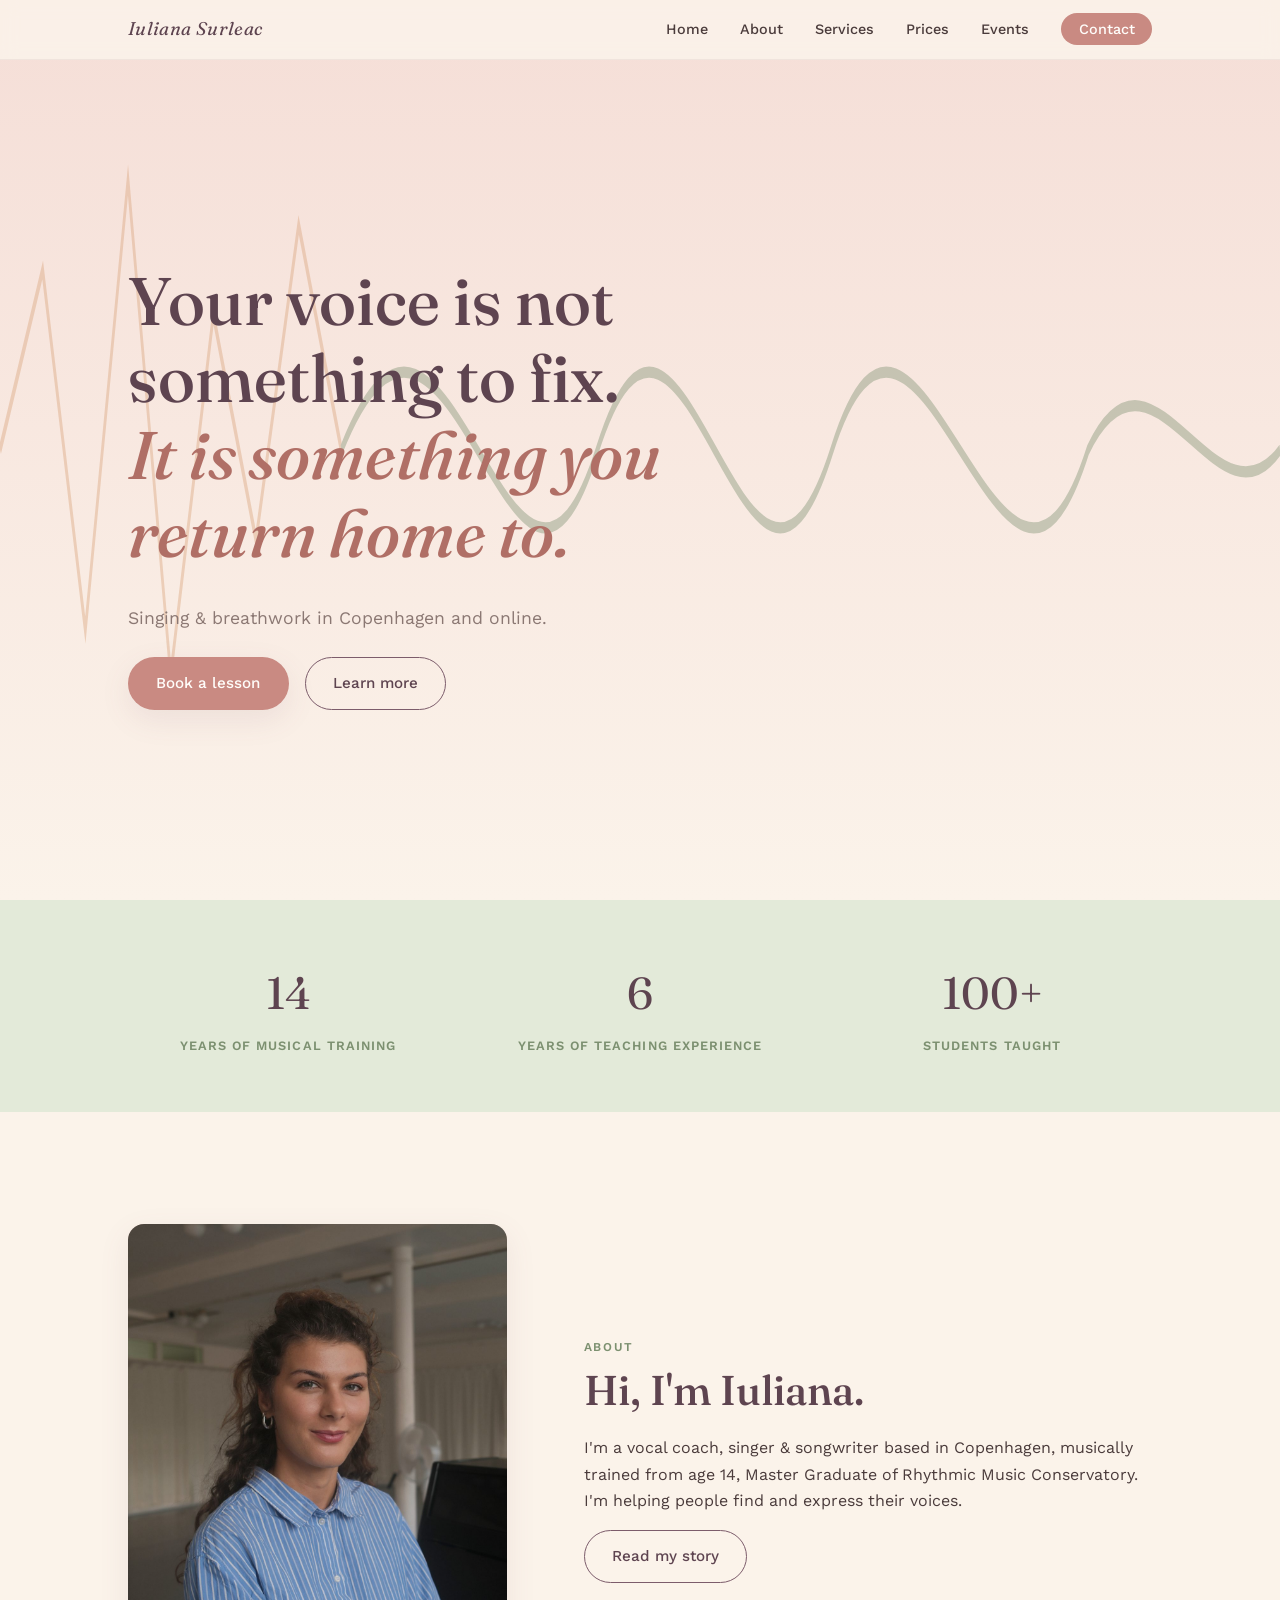
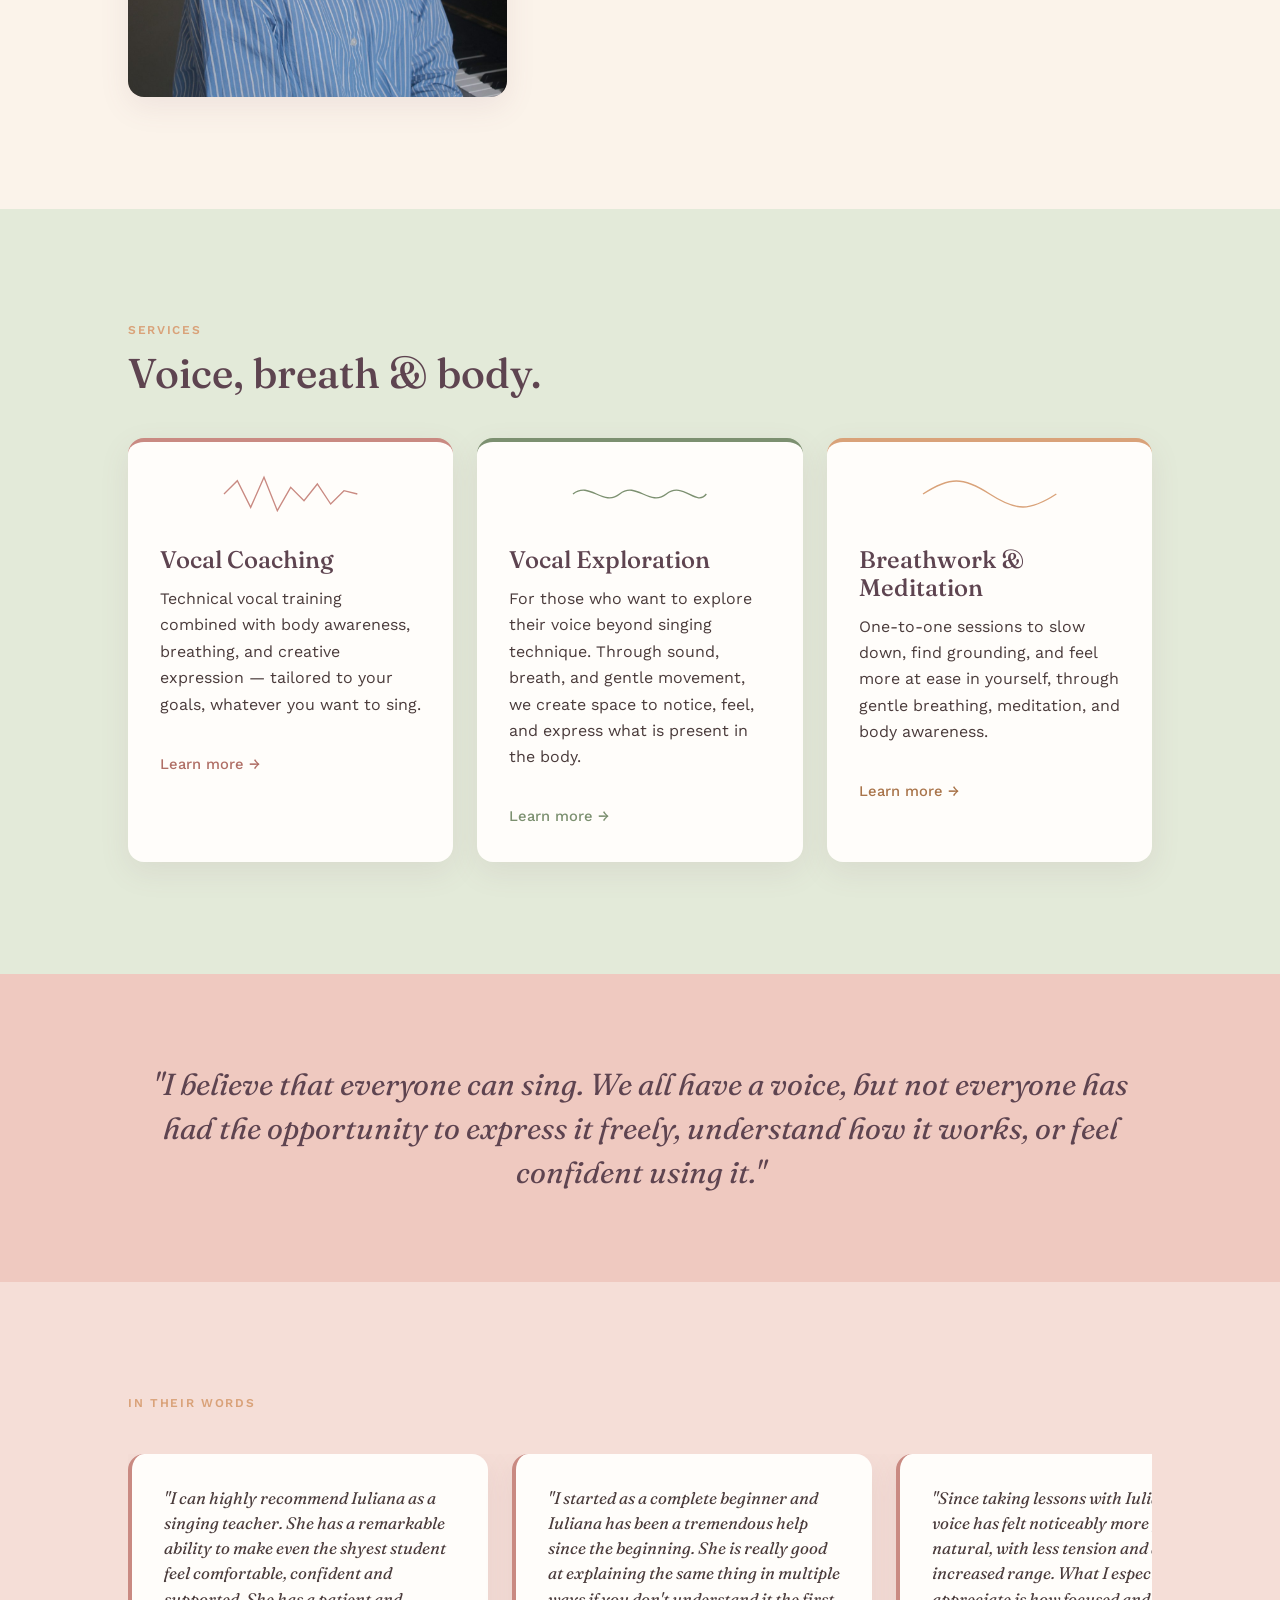
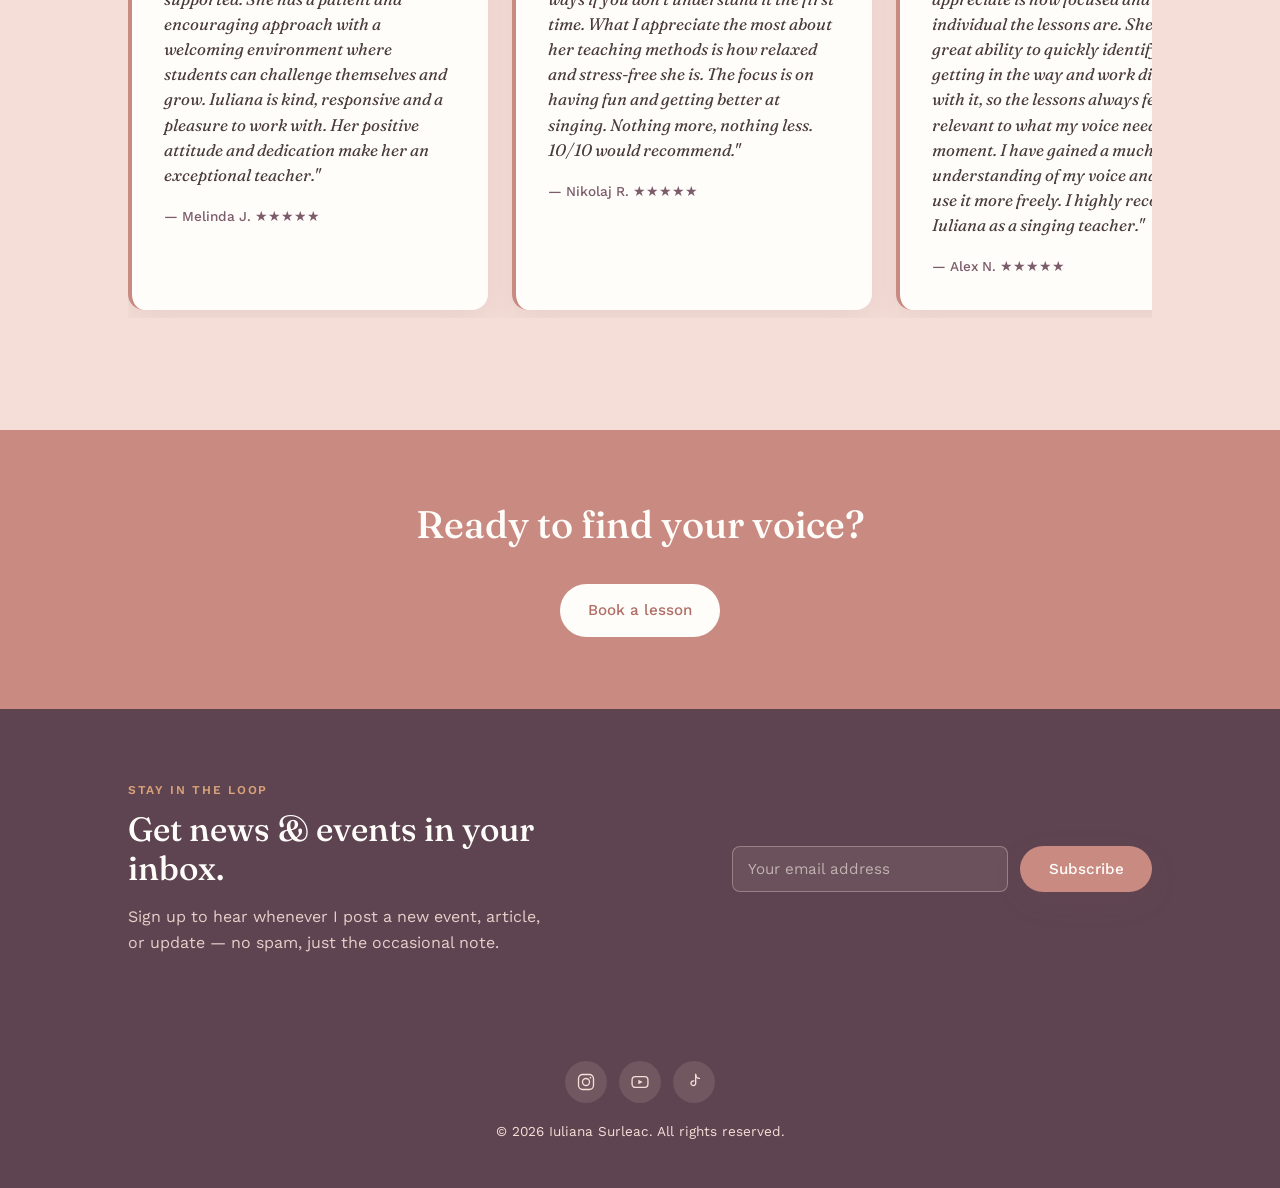
<file: index.html>
<!DOCTYPE html>
<html lang="en">
<head>
<meta charset="UTF-8">
<meta name="viewport" content="width=device-width, initial-scale=1.0">
<title>Iuliana Surleac — Vocal Coaching in Copenhagen &amp; Online</title>
<meta name="description" content="Singing lessons, vocal exploration and breathwork &amp; meditation with Iuliana Surleac in Copenhagen and online.">
<link rel="preconnect" href="https://fonts.googleapis.com">
<link rel="preconnect" href="https://fonts.gstatic.com" crossorigin>
<link href="https://fonts.googleapis.com/css2?family=Fraunces:ital,opsz,wght@0,9..144,300;0,9..144,500;0,9..144,600;1,9..144,400;1,9..144,500&family=Work+Sans:wght@300;400;500;600&display=swap" rel="stylesheet">
<link rel="stylesheet" href="style.css">
<script type="application/ld+json">
{
  "@context": "https://schema.org",
  "@type": "LocalBusiness",
  "name": "Iuliana Surleac — Vocal Coaching & Vocal Exploration",
  "alternateName": "Voice with Iuliana",
  "description": "Vocal coaching, vocal exploration and breathwork & meditation sessions in Copenhagen and online, for singers of all levels.",
  "url": "https://iulianasurleac.com/",
  "image": "https://iulianasurleac.com/iuliana-photo.jpg",
  "email": "surleac.iuliana@gmail.com",
  "priceRange": "300–500 DKK",
  "areaServed": {
    "@type": "City",
    "name": "Copenhagen"
  },
  "address": {
    "@type": "PostalAddress",
    "addressLocality": "Copenhagen",
    "addressCountry": "DK"
  },
  "founder": {
    "@type": "Person",
    "name": "Iuliana Surleac",
    "jobTitle": "Vocal Coach"
  },
  "sameAs": [
    "https://www.instagram.com/voicewithiuliana/",
    "https://www.youtube.com/@isjudyhere",
    "https://www.tiktok.com/@voicewithiuliana"
  ]
}
</script>
</head>
<body>

<a class="skip-link" href="#main">Skip to content</a>

<header class="site-header">
  <nav class="nav" aria-label="Primary">
    <a href="index.html" class="nav__mark">Iuliana Surleac</a>
    <button class="nav__toggle" aria-expanded="false" aria-controls="nav-links" id="navToggle">
      <span></span><span></span><span></span>
      <span class="sr-only">Menu</span>
    </button>
    <ul class="nav__links" id="nav-links">
      <li><a href="index.html">Home</a></li>
      <li><a href="about.html">About</a></li>
      <li><a href="lessons.html">Services</a></li>
      <li><a href="prices.html">Prices</a></li>
      <li><a href="events.html">Events</a></li>
      <li><a href="contact.html" class="nav__cta">Contact</a></li>
    </ul>
  </nav>
</header>
<main id="main">

  <!-- HERO -->
  <section class="hero" id="top">
    <div class="hero__wave" aria-hidden="true">
      <svg viewBox="0 0 1200 200" preserveAspectRatio="none">
        <path class="wave-path wave-path--jagged" d="M0,100 L40,60 L80,140 L120,40 L160,150 L200,70 L240,120 L280,50 L320,100" />
        <path class="wave-path wave-path--smooth" d="M320,100 C420,40 480,160 560,100 C640,40 700,160 780,100 C860,40 940,160 1020,100 C1080,70 1140,120 1200,100" />
      </svg>
    </div>
    <div class="hero__inner">
      <h1 class="hero__title">Your voice is not something to fix.<br><em>It is something you return home to.</em></h1>
      <p class="hero__lede">Singing &amp; breathwork in Copenhagen and online.</p>
      <div class="hero__actions">
        <a href="contact.html" class="btn btn--primary">Book a lesson</a>
        <a href="lessons.html" class="btn btn--ghost">Learn more</a>
      </div>
    </div>
  </section>

  <!-- STATS -->
  <section class="stats">
    <div class="section-inner stats__grid">
      <div class="stats__item">
        <span class="stats__number">14</span>
        <span class="stats__label">Years of musical training</span>
      </div>
      <div class="stats__item">
        <span class="stats__number">6</span>
        <span class="stats__label">Years of teaching experience</span>
      </div>
      <div class="stats__item">
        <span class="stats__number">100+</span>
        <span class="stats__label">Students taught</span>
      </div>
    </div>
  </section>

  <!-- ABOUT TEASER -->
  <section class="about">
    <div class="section-inner about__grid">
      <div class="about__portrait">
        <div class="about__portrait-frame">
          <img src="iuliana-home.jpg" alt="Iuliana Surleac" loading="lazy">
        </div>
      </div>
      <div class="about__copy">
        <p class="eyebrow">About</p>
        <h2>Hi, I'm Iuliana.</h2>
        <p>I'm a vocal coach, singer &amp; songwriter based in Copenhagen, musically trained from age 14, Master Graduate of Rhythmic Music Conservatory. I'm helping people find and express their voices.</p>
        <a href="about.html" class="btn btn--ghost">Read my story</a>
      </div>
    </div>
  </section>

  <!-- SERVICES TEASER -->
  <section class="lessons">
    <div class="section-inner">
      <p class="eyebrow eyebrow--on-dark">Services</p>
      <h2 class="lessons__title">Voice, breath &amp; body.</h2>
      <div class="lessons__grid lessons__grid--three">

        <article class="lesson-card lesson-card--coaching">
          <svg class="lesson-card__icon" viewBox="0 0 200 60" aria-hidden="true">
            <path d="M0,30 L20,10 L40,50 L60,5 L80,55 L100,20 L120,40 L140,15 L160,45 L180,25 L200,30" />
          </svg>
          <h3>Vocal Coaching</h3>
          <p>Technical vocal training combined with body awareness, breathing, and creative expression — tailored to your goals, whatever you want to sing.</p>
          <a href="lessons.html" class="lesson-card__link">Learn more →</a>
        </article>

        <article class="lesson-card lesson-card--healing">
          <svg class="lesson-card__icon" viewBox="0 0 200 60" aria-hidden="true">
            <path d="M0,30 C25,10 45,50 70,30 C95,10 115,50 140,30 C165,10 185,50 200,30" />
          </svg>
          <h3>Vocal Exploration</h3>
          <p>For those who want to explore their voice beyond singing technique. Through sound, breath, and gentle movement, we create space to notice, feel, and express what is present in the body.</p>
          <a href="lessons.html" class="lesson-card__link">Learn more →</a>
        </article>

        <article class="lesson-card lesson-card--breath">
          <svg class="lesson-card__icon" viewBox="0 0 200 60" aria-hidden="true">
            <path d="M0,30 C40,4 60,4 100,30 C140,56 160,56 200,30" />
          </svg>
          <h3>Breathwork &amp; Meditation</h3>
          <p>One-to-one sessions to slow down, find grounding, and feel more at ease in yourself, through gentle breathing, meditation, and body awareness.</p>
          <a href="lessons.html" class="lesson-card__link">Learn more →</a>
        </article>

      </div>
    </div>
  </section>

  <!-- QUOTE -->
  <section class="quote-block">
    <div class="section-inner">
      <blockquote>"I believe that everyone can sing. We all have a voice, but not everyone has had the opportunity to express it freely, understand how it works, or feel confident using it."</blockquote>
    </div>
  </section>

  <!-- TESTIMONIAL HIGHLIGHTS -->
  <section class="testimonials">
    <div class="section-inner">
      <p class="eyebrow eyebrow--on-dark">In their words</p>
      <div class="testimonials__scroll">
        <figure class="testimonial-card">
          <blockquote>"I can highly recommend Iuliana as a singing teacher. She has a remarkable ability to make even the shyest student feel comfortable, confident and supported. She has a patient and encouraging approach with a welcoming environment where students can challenge themselves and grow. Iuliana is kind, responsive and a pleasure to work with. Her positive attitude and dedication make her an exceptional teacher."</blockquote>
          <figcaption>— Melinda J. ★★★★★</figcaption>
        </figure>
        <figure class="testimonial-card">
          <blockquote>"I started as a complete beginner and Iuliana has been a tremendous help since the beginning. She is really good at explaining the same thing in multiple ways if you don't understand it the first time. What I appreciate the most about her teaching methods is how relaxed and stress-free she is. The focus is on having fun and getting better at singing. Nothing more, nothing less. 10/10 would recommend."</blockquote>
          <figcaption>— Nikolaj R. ★★★★★</figcaption>
        </figure>
        <figure class="testimonial-card">
          <blockquote>"Since taking lessons with Iuliana, my voice has felt noticeably more free and natural, with less tension and an increased range. What I especially appreciate is how focused and individual the lessons are. She has a great ability to quickly identify what is getting in the way and work directly with it, so the lessons always feel relevant to what my voice needs in that moment. I have gained a much better understanding of my voice and how to use it more freely. I highly recommend Iuliana as a singing teacher."</blockquote>
          <figcaption>— Alex N. ★★★★★</figcaption>
        </figure>
        <figure class="testimonial-card">
          <blockquote>"Incredibly talented and professional singing teacher with great knowledge of technique. With just a few lessons, she has made a big difference in my singing!"</blockquote>
          <figcaption>— Lars J. ★★★★★</figcaption>
        </figure>
      </div>
    </div>
  </section>

  <!-- FINAL CTA -->
  <section class="cta-banner">
    <div class="section-inner cta-banner__inner">
      <h2>Ready to find your voice?</h2>
      <a href="contact.html" class="btn btn--on-color">Book a lesson</a>
    </div>
  </section>

  <!-- NEWSLETTER -->
  <section class="newsletter" id="newsletter">
    <div class="section-inner newsletter__inner">
      <div class="newsletter__copy">
        <p class="eyebrow eyebrow--on-dark">Stay in the loop</p>
        <h2>Get news &amp; events in your inbox.</h2>
        <p>Sign up to hear whenever I post a new event, article, or update — no spam, just the occasional note.</p>
      </div>
      <form class="newsletter__form" method="POST" action="mailto:surleac.iuliana@gmail.com" enctype="text/plain">
        <!-- Opens the visitor's email client with their address pre-filled — no backend needed. -->
        <input type="hidden" name="Request" value="Newsletter signup">
        <label for="newsletter-email" class="sr-only">Your email</label>
        <input type="email" id="newsletter-email" name="Email" placeholder="Your email address" required>
        <button type="submit" class="btn btn--primary">Subscribe</button>
      </form>
    </div>
  </section>

</main>
<footer class="site-footer">
  <div class="social-links social-links--footer">
    <a href="https://www.instagram.com/voicewithiuliana/" class="social-links__item" target="_blank" rel="noopener noreferrer" aria-label="Instagram">
      <svg viewBox="0 0 24 24" aria-hidden="true"><rect x="3" y="3" width="18" height="18" rx="5" fill="none" stroke="currentColor" stroke-width="1.6"/><circle cx="12" cy="12" r="4.2" fill="none" stroke="currentColor" stroke-width="1.6"/><circle cx="17.3" cy="6.7" r="1.1" fill="currentColor"/></svg>
    </a>
    <a href="https://www.youtube.com/@isjudyhere" class="social-links__item" target="_blank" rel="noopener noreferrer" aria-label="YouTube">
      <svg viewBox="0 0 24 24" aria-hidden="true"><rect x="2.5" y="5.5" width="19" height="13" rx="4" fill="none" stroke="currentColor" stroke-width="1.6"/><path d="M10 9.2 L15.2 12 L10 14.8 Z" fill="currentColor"/></svg>
    </a>
    <a href="https://www.tiktok.com/@voicewithiuliana" class="social-links__item" target="_blank" rel="noopener noreferrer" aria-label="TikTok">
      <svg viewBox="0 0 24 24" aria-hidden="true"><path d="M14 3v10.5a2.8 2.8 0 1 1-2.2-2.74" fill="none" stroke="currentColor" stroke-width="1.6" stroke-linecap="round"/><path d="M14 3c0 2.6 2 4.6 4.5 4.7" fill="none" stroke="currentColor" stroke-width="1.6" stroke-linecap="round"/></svg>
    </a>
  </div>
  <p>&copy; <span id="year"></span> Iuliana Surleac. All rights reserved.</p>
</footer>

<script src="script.js"></script>
</body>
</html>
</file>
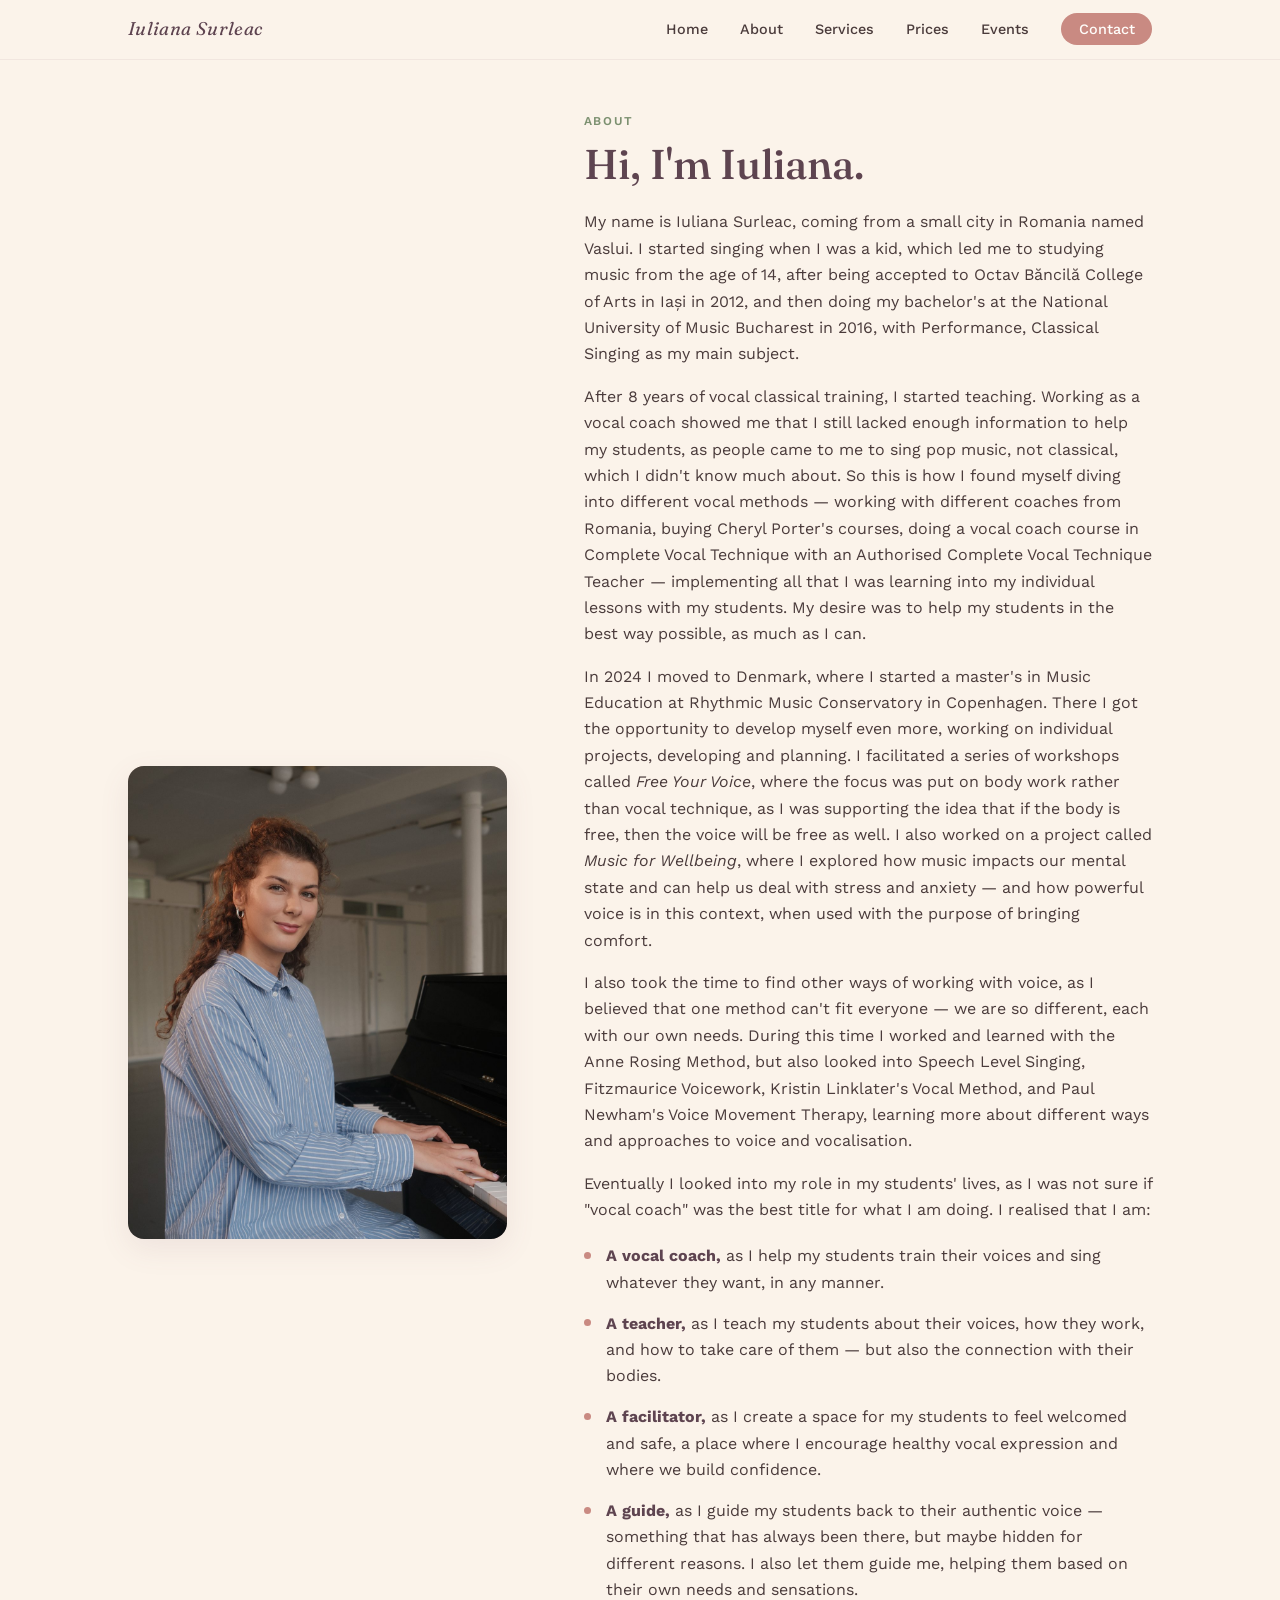
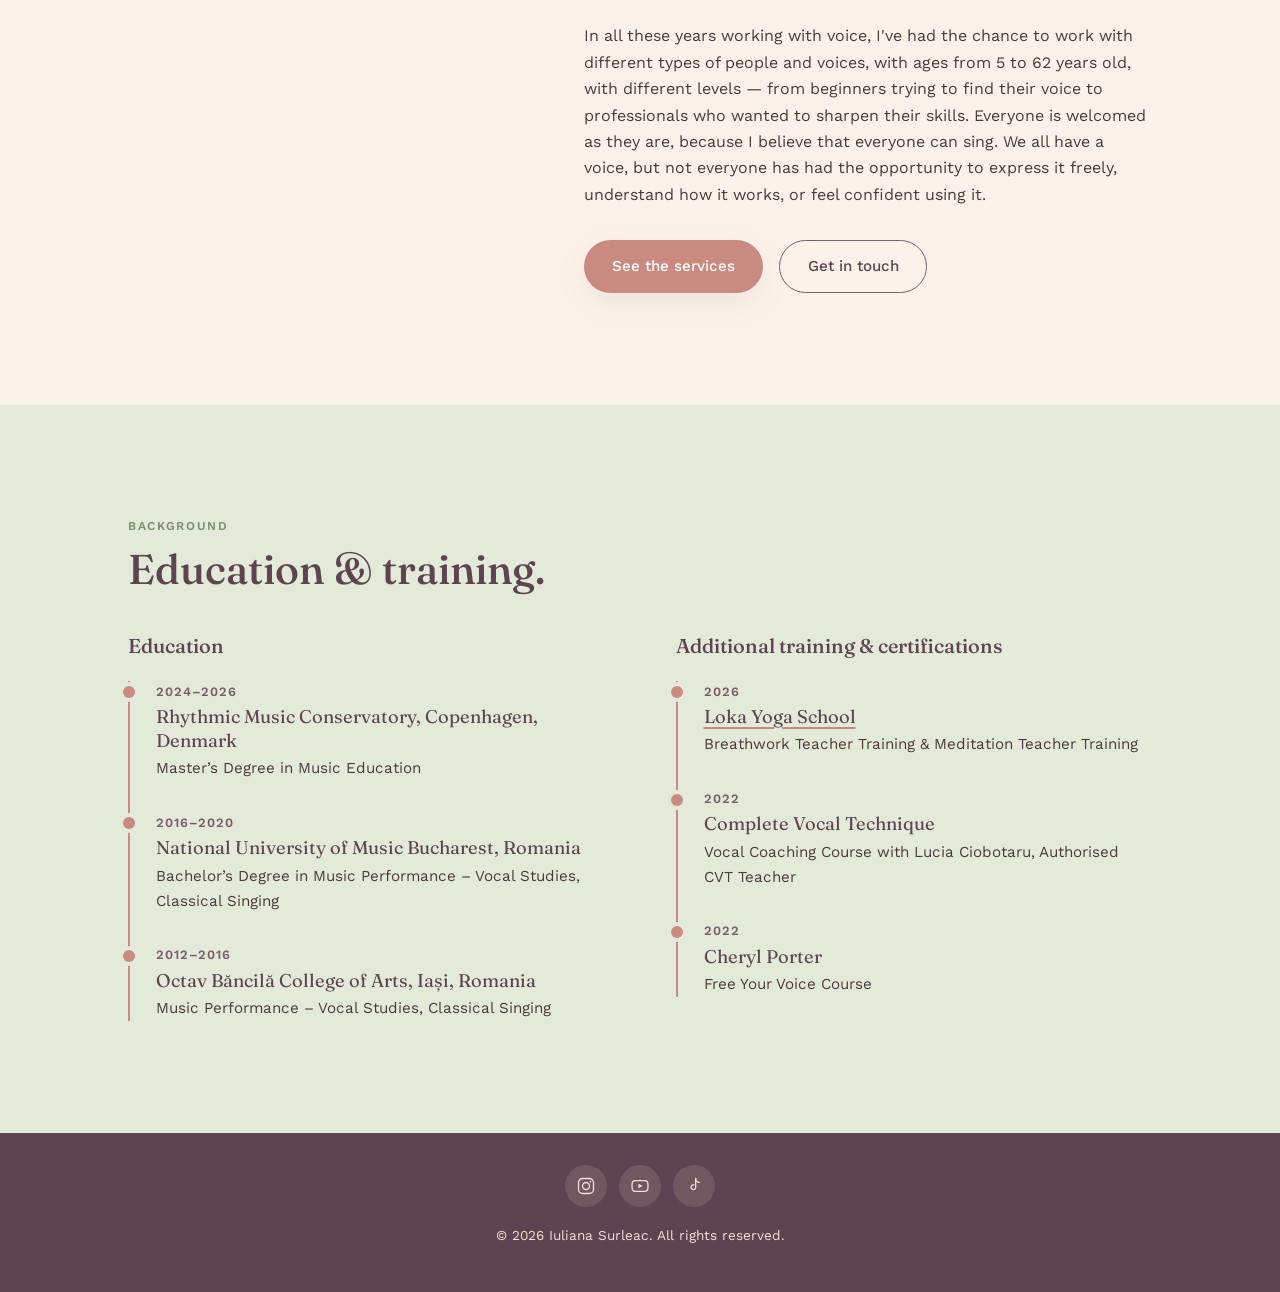
<file: about.html>
<!DOCTYPE html>
<html lang="en">
<head>
<meta charset="UTF-8">
<meta name="viewport" content="width=device-width, initial-scale=1.0">
<title>About — Iuliana Surleac</title>
<meta name="description" content="The story behind Iuliana Surleac's vocal coaching and vocal exploration practice.">
<link rel="preconnect" href="https://fonts.googleapis.com">
<link rel="preconnect" href="https://fonts.gstatic.com" crossorigin>
<link href="https://fonts.googleapis.com/css2?family=Fraunces:ital,opsz,wght@0,9..144,300;0,9..144,500;0,9..144,600;1,9..144,400;1,9..144,500&family=Work+Sans:wght@300;400;500;600&display=swap" rel="stylesheet">
<link rel="stylesheet" href="style.css">
</head>
<body>

<a class="skip-link" href="#main">Skip to content</a>

<header class="site-header">
  <nav class="nav" aria-label="Primary">
    <a href="index.html" class="nav__mark">Iuliana Surleac</a>
    <button class="nav__toggle" aria-expanded="false" aria-controls="nav-links" id="navToggle">
      <span></span><span></span><span></span>
      <span class="sr-only">Menu</span>
    </button>
    <ul class="nav__links" id="nav-links">
      <li><a href="index.html">Home</a></li>
      <li><a href="about.html">About</a></li>
      <li><a href="lessons.html">Services</a></li>
      <li><a href="prices.html">Prices</a></li>
      <li><a href="events.html">Events</a></li>
      <li><a href="contact.html" class="nav__cta">Contact</a></li>
    </ul>
  </nav>
</header>
<main id="main">

  <!-- ABOUT -->
  <section class="about about--page">
    <div class="section-inner about__grid">
      <div class="about__portrait">
        <div class="about__portrait-frame">
          <img src="iuliana-about.jpg" alt="Iuliana Surleac" loading="lazy">
        </div>
      </div>
      <div class="about__copy">
        <p class="eyebrow">About</p>
        <h2>Hi, I'm Iuliana.</h2>
        <p>My name is Iuliana Surleac, coming from a small city in Romania named Vaslui. I started singing when I was a kid, which led me to studying music from the age of 14, after being accepted to Octav Băncilă College of Arts in Iași in 2012, and then doing my bachelor's at the National University of Music Bucharest in 2016, with Performance, Classical Singing as my main subject.</p>
        <p>After 8 years of vocal classical training, I started teaching. Working as a vocal coach showed me that I still lacked enough information to help my students, as people came to me to sing pop music, not classical, which I didn't know much about. So this is how I found myself diving into different vocal methods — working with different coaches from Romania, buying Cheryl Porter's courses, doing a vocal coach course in Complete Vocal Technique with an Authorised Complete Vocal Technique Teacher — implementing all that I was learning into my individual lessons with my students. My desire was to help my students in the best way possible, as much as I can.</p>
        <p>In 2024 I moved to Denmark, where I started a master's in Music Education at Rhythmic Music Conservatory in Copenhagen. There I got the opportunity to develop myself even more, working on individual projects, developing and planning. I facilitated a series of workshops called <em>Free Your Voice</em>, where the focus was put on body work rather than vocal technique, as I was supporting the idea that if the body is free, then the voice will be free as well. I also worked on a project called <em>Music for Wellbeing</em>, where I explored how music impacts our mental state and can help us deal with stress and anxiety — and how powerful voice is in this context, when used with the purpose of bringing comfort.</p>
        <p>I also took the time to find other ways of working with voice, as I believed that one method can't fit everyone — we are so different, each with our own needs. During this time I worked and learned with the Anne Rosing Method, but also looked into Speech Level Singing, Fitzmaurice Voicework, Kristin Linklater's Vocal Method, and Paul Newham's Voice Movement Therapy, learning more about different ways and approaches to voice and vocalisation.</p>
        <p>Eventually I looked into my role in my students' lives, as I was not sure if "vocal coach" was the best title for what I am doing. I realised that I am:</p>
        <ul class="about__roles">
          <li><strong>A vocal coach,</strong> as I help my students train their voices and sing whatever they want, in any manner.</li>
          <li><strong>A teacher,</strong> as I teach my students about their voices, how they work, and how to take care of them — but also the connection with their bodies.</li>
          <li><strong>A facilitator,</strong> as I create a space for my students to feel welcomed and safe, a place where I encourage healthy vocal expression and where we build confidence.</li>
          <li><strong>A guide,</strong> as I guide my students back to their authentic voice — something that has always been there, but maybe hidden for different reasons. I also let them guide me, helping them based on their own needs and sensations.</li>
        </ul>
        <p>In all these years working with voice, I've had the chance to work with different types of people and voices, with ages from 5 to 62 years old, with different levels — from beginners trying to find their voice to professionals who wanted to sharpen their skills. Everyone is welcomed as they are, because I believe that everyone can sing. We all have a voice, but not everyone has had the opportunity to express it freely, understand how it works, or feel confident using it.</p>
        <div class="about__cta">
          <a href="lessons.html" class="btn btn--primary">See the services</a>
          <a href="contact.html" class="btn btn--ghost">Get in touch</a>
        </div>
      </div>
    </div>
  </section>

  <!-- EDUCATION & TRAINING TIMELINE -->
  <section class="timeline">
    <div class="section-inner">
      <p class="eyebrow">Background</p>
      <h2>Education &amp; training.</h2>
      <div class="timeline__grid">

        <div class="timeline__col">
          <h3 class="timeline__heading">Education</h3>
          <ol class="timeline__list">
            <li class="timeline__item">
              <span class="timeline__year">2024–2026</span>
              <p class="timeline__place">Rhythmic Music Conservatory, Copenhagen, Denmark</p>
              <p class="timeline__detail">Master’s Degree in Music Education</p>
            </li>
            <li class="timeline__item">
              <span class="timeline__year">2016–2020</span>
              <p class="timeline__place">National University of Music Bucharest, Romania</p>
              <p class="timeline__detail">Bachelor’s Degree in Music Performance – Vocal Studies, Classical Singing</p>
            </li>
            <li class="timeline__item">
              <span class="timeline__year">2012–2016</span>
              <p class="timeline__place">Octav Băncilă College of Arts, Iași, Romania</p>
              <p class="timeline__detail">Music Performance – Vocal Studies, Classical Singing</p>
            </li>
          </ol>
        </div>

        <div class="timeline__col">
          <h3 class="timeline__heading">Additional training &amp; certifications</h3>
          <ol class="timeline__list">
            <li class="timeline__item">
              <span class="timeline__year">2026</span>
              <p class="timeline__place"><a href="https://lokayogaschool.com/" target="_blank" rel="noopener noreferrer">Loka Yoga School</a></p>
              <p class="timeline__detail">Breathwork Teacher Training &amp; Meditation Teacher Training</p>
            </li>
            <li class="timeline__item">
              <span class="timeline__year">2022</span>
              <p class="timeline__place">Complete Vocal Technique</p>
              <p class="timeline__detail">Vocal Coaching Course with Lucia Ciobotaru, Authorised CVT Teacher</p>
            </li>
            <li class="timeline__item">
              <span class="timeline__year">2022</span>
              <p class="timeline__place">Cheryl Porter</p>
              <p class="timeline__detail">Free Your Voice Course</p>
            </li>
          </ol>
        </div>

      </div>
    </div>
  </section>

</main>
<footer class="site-footer">
  <div class="social-links social-links--footer">
    <a href="https://www.instagram.com/voicewithiuliana/" class="social-links__item" target="_blank" rel="noopener noreferrer" aria-label="Instagram">
      <svg viewBox="0 0 24 24" aria-hidden="true"><rect x="3" y="3" width="18" height="18" rx="5" fill="none" stroke="currentColor" stroke-width="1.6"/><circle cx="12" cy="12" r="4.2" fill="none" stroke="currentColor" stroke-width="1.6"/><circle cx="17.3" cy="6.7" r="1.1" fill="currentColor"/></svg>
    </a>
    <a href="https://www.youtube.com/@isjudyhere" class="social-links__item" target="_blank" rel="noopener noreferrer" aria-label="YouTube">
      <svg viewBox="0 0 24 24" aria-hidden="true"><rect x="2.5" y="5.5" width="19" height="13" rx="4" fill="none" stroke="currentColor" stroke-width="1.6"/><path d="M10 9.2 L15.2 12 L10 14.8 Z" fill="currentColor"/></svg>
    </a>
    <a href="https://www.tiktok.com/@voicewithiuliana" class="social-links__item" target="_blank" rel="noopener noreferrer" aria-label="TikTok">
      <svg viewBox="0 0 24 24" aria-hidden="true"><path d="M14 3v10.5a2.8 2.8 0 1 1-2.2-2.74" fill="none" stroke="currentColor" stroke-width="1.6" stroke-linecap="round"/><path d="M14 3c0 2.6 2 4.6 4.5 4.7" fill="none" stroke="currentColor" stroke-width="1.6" stroke-linecap="round"/></svg>
    </a>
  </div>
  <p>&copy; <span id="year"></span> Iuliana Surleac. All rights reserved.</p>
</footer>

<script src="script.js"></script>
</body>
</html>
</file>
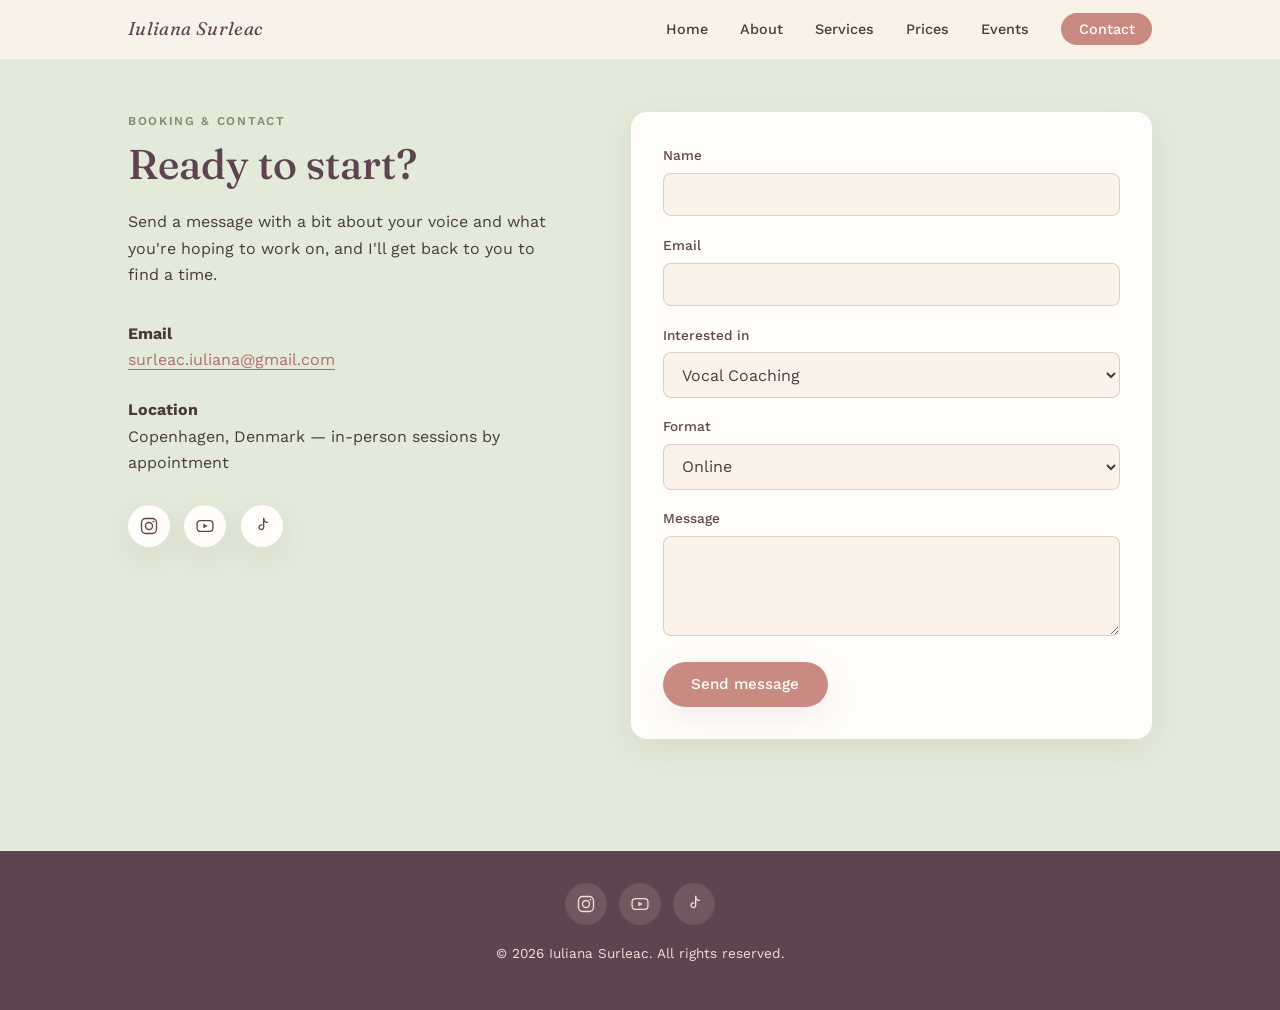
<file: contact.html>
<!DOCTYPE html>
<html lang="en">
<head>
<meta charset="UTF-8">
<meta name="viewport" content="width=device-width, initial-scale=1.0">
<title>Contact — Iuliana Surleac</title>
<meta name="description" content="Book a vocal coaching or vocal exploration lesson with Iuliana Surleac in Copenhagen or online.">
<link rel="preconnect" href="https://fonts.googleapis.com">
<link rel="preconnect" href="https://fonts.gstatic.com" crossorigin>
<link href="https://fonts.googleapis.com/css2?family=Fraunces:ital,opsz,wght@0,9..144,300;0,9..144,500;0,9..144,600;1,9..144,400;1,9..144,500&family=Work+Sans:wght@300;400;500;600&display=swap" rel="stylesheet">
<link rel="stylesheet" href="style.css">
</head>
<body>

<a class="skip-link" href="#main">Skip to content</a>

<header class="site-header">
  <nav class="nav" aria-label="Primary">
    <a href="index.html" class="nav__mark">Iuliana Surleac</a>
    <button class="nav__toggle" aria-expanded="false" aria-controls="nav-links" id="navToggle">
      <span></span><span></span><span></span>
      <span class="sr-only">Menu</span>
    </button>
    <ul class="nav__links" id="nav-links">
      <li><a href="index.html">Home</a></li>
      <li><a href="about.html">About</a></li>
      <li><a href="lessons.html">Services</a></li>
      <li><a href="prices.html">Prices</a></li>
      <li><a href="events.html">Events</a></li>
      <li><a href="contact.html" class="nav__cta">Contact</a></li>
    </ul>
  </nav>
</header>
<main id="main">

  <!-- CONTACT / BOOKING -->
  <section class="contact contact--page">
    <div class="section-inner contact__grid">
      <div class="contact__intro">
        <p class="eyebrow">Booking &amp; contact</p>
        <h2>Ready to start?</h2>
        <p>Send a message with a bit about your voice and what you're hoping to work on, and I'll get back to you to find a time.</p>
        <ul class="contact__details">
          <li><strong>Email</strong><br><a href="mailto:surleac.iuliana@gmail.com">surleac.iuliana@gmail.com</a></li>
          <li><strong>Location</strong><br>Copenhagen, Denmark — in-person sessions by appointment</li>
        </ul>

        <div class="social-links">
          <a href="https://www.instagram.com/voicewithiuliana/" class="social-links__item" target="_blank" rel="noopener noreferrer" aria-label="Instagram">
            <svg viewBox="0 0 24 24" aria-hidden="true"><rect x="3" y="3" width="18" height="18" rx="5" fill="none" stroke="currentColor" stroke-width="1.6"/><circle cx="12" cy="12" r="4.2" fill="none" stroke="currentColor" stroke-width="1.6"/><circle cx="17.3" cy="6.7" r="1.1" fill="currentColor"/></svg>
          </a>
          <a href="https://www.youtube.com/@isjudyhere" class="social-links__item" target="_blank" rel="noopener noreferrer" aria-label="YouTube">
            <svg viewBox="0 0 24 24" aria-hidden="true"><rect x="2.5" y="5.5" width="19" height="13" rx="4" fill="none" stroke="currentColor" stroke-width="1.6"/><path d="M10 9.2 L15.2 12 L10 14.8 Z" fill="currentColor"/></svg>
          </a>
          <a href="https://www.tiktok.com/@voicewithiuliana" class="social-links__item" target="_blank" rel="noopener noreferrer" aria-label="TikTok">
            <svg viewBox="0 0 24 24" aria-hidden="true"><path d="M14 3v10.5a2.8 2.8 0 1 1-2.2-2.74" fill="none" stroke="currentColor" stroke-width="1.6" stroke-linecap="round"/><path d="M14 3c0 2.6 2 4.6 4.5 4.7" fill="none" stroke="currentColor" stroke-width="1.6" stroke-linecap="round"/></svg>
          </a>
        </div>
      </div>

      <form class="contact__form" id="bookingForm" method="POST" action="mailto:surleac.iuliana@gmail.com" enctype="text/plain">
        <!-- This form opens the visitor's email client with the fields pre-filled — no backend or cost required. -->
        <div class="form-row">
          <label for="name">Name</label>
          <input type="text" id="name" name="Name" required>
        </div>
        <div class="form-row">
          <label for="email">Email</label>
          <input type="email" id="email" name="Email" required>
        </div>
        <div class="form-row">
          <label for="lessonType">Interested in</label>
          <select id="lessonType" name="Interested in">
            <option>Vocal Coaching</option>
            <option>Vocal Exploration</option>
            <option>Breathwork &amp; Meditation</option>
            <option>Group session (company or team)</option>
            <option>Not sure yet</option>
          </select>
        </div>
        <div class="form-row">
          <label for="format">Format</label>
          <select id="format" name="Format">
            <option>Online</option>
            <option>In person</option>
          </select>
        </div>
        <div class="form-row">
          <label for="message">Message</label>
          <textarea id="message" name="Message" rows="4" required></textarea>
        </div>
        <button type="submit" class="btn btn--primary">Send message</button>
      </form>
    </div>
  </section>

</main>
<footer class="site-footer">
  <div class="social-links social-links--footer">
    <a href="https://www.instagram.com/voicewithiuliana/" class="social-links__item" target="_blank" rel="noopener noreferrer" aria-label="Instagram">
      <svg viewBox="0 0 24 24" aria-hidden="true"><rect x="3" y="3" width="18" height="18" rx="5" fill="none" stroke="currentColor" stroke-width="1.6"/><circle cx="12" cy="12" r="4.2" fill="none" stroke="currentColor" stroke-width="1.6"/><circle cx="17.3" cy="6.7" r="1.1" fill="currentColor"/></svg>
    </a>
    <a href="https://www.youtube.com/@isjudyhere" class="social-links__item" target="_blank" rel="noopener noreferrer" aria-label="YouTube">
      <svg viewBox="0 0 24 24" aria-hidden="true"><rect x="2.5" y="5.5" width="19" height="13" rx="4" fill="none" stroke="currentColor" stroke-width="1.6"/><path d="M10 9.2 L15.2 12 L10 14.8 Z" fill="currentColor"/></svg>
    </a>
    <a href="https://www.tiktok.com/@voicewithiuliana" class="social-links__item" target="_blank" rel="noopener noreferrer" aria-label="TikTok">
      <svg viewBox="0 0 24 24" aria-hidden="true"><path d="M14 3v10.5a2.8 2.8 0 1 1-2.2-2.74" fill="none" stroke="currentColor" stroke-width="1.6" stroke-linecap="round"/><path d="M14 3c0 2.6 2 4.6 4.5 4.7" fill="none" stroke="currentColor" stroke-width="1.6" stroke-linecap="round"/></svg>
    </a>
  </div>
  <p>&copy; <span id="year"></span> Iuliana Surleac. All rights reserved.</p>
</footer>

<script src="script.js"></script>
</body>
</html>
</file>
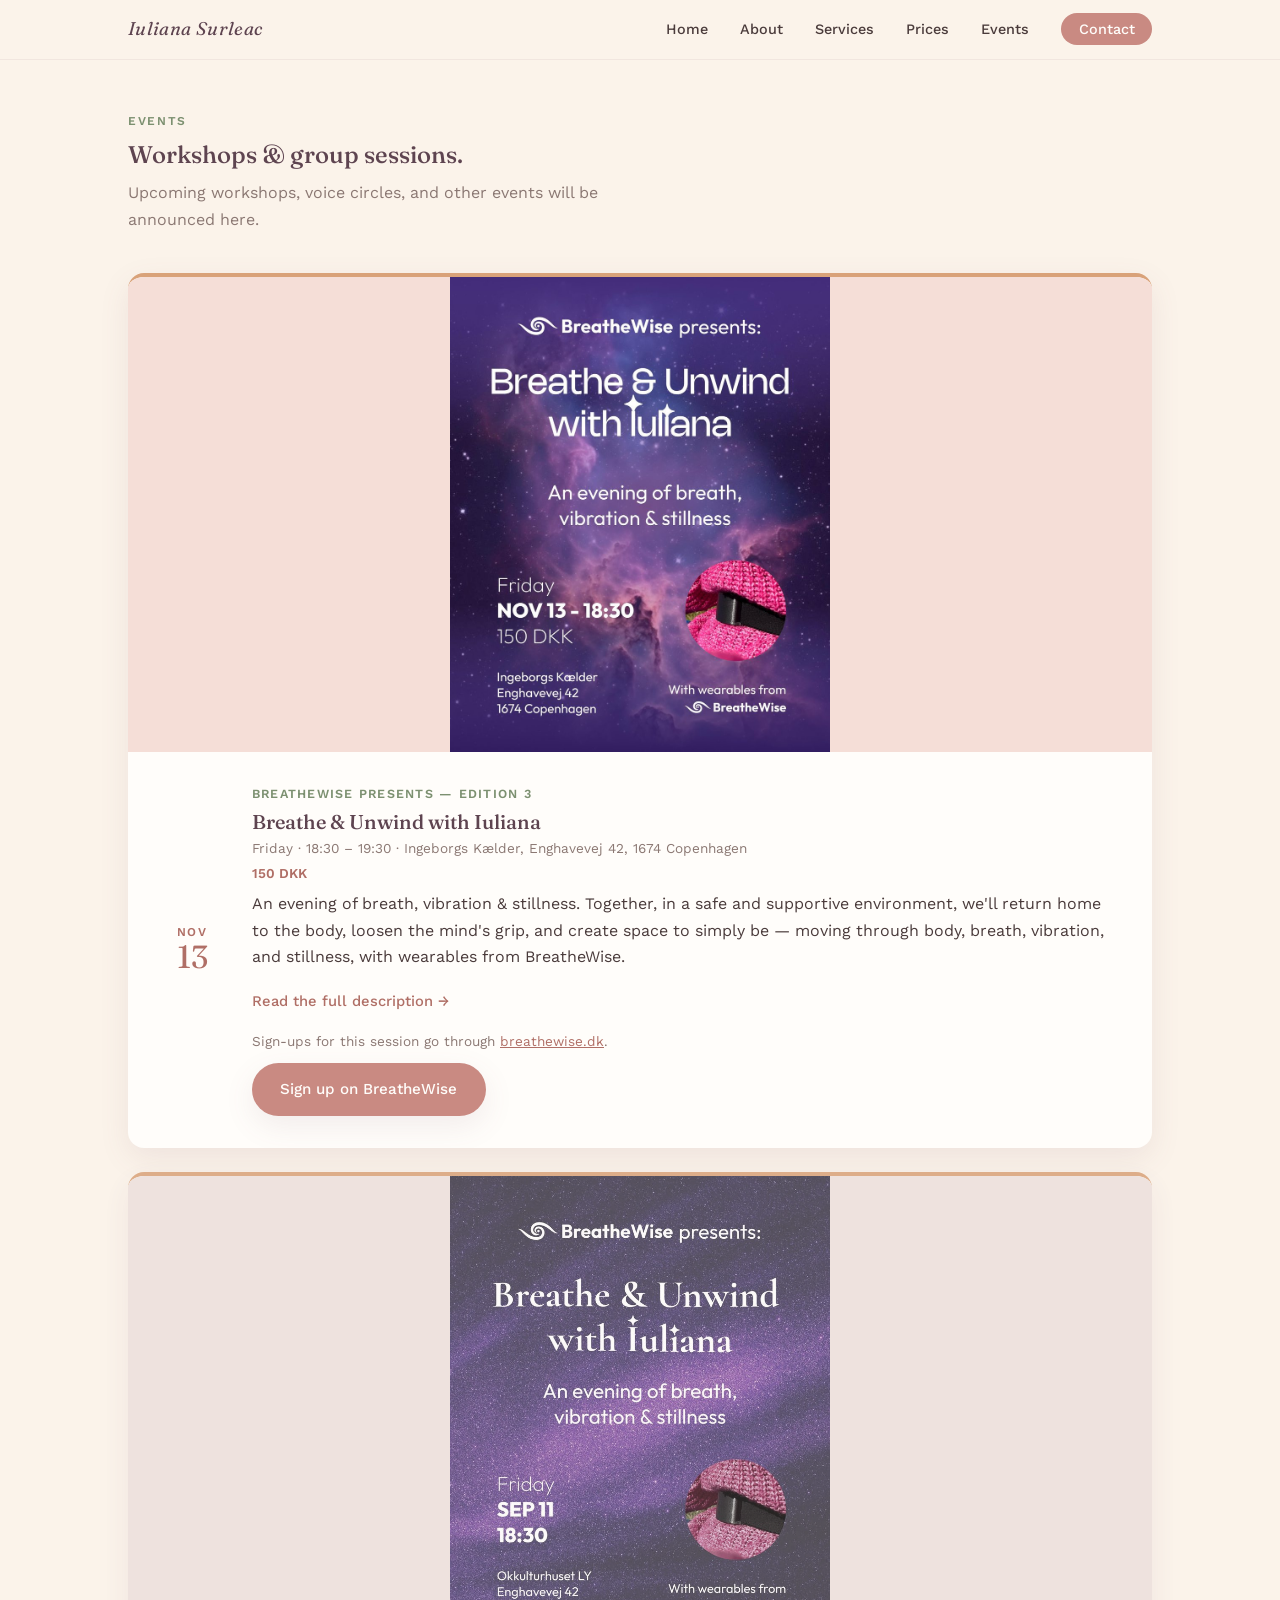
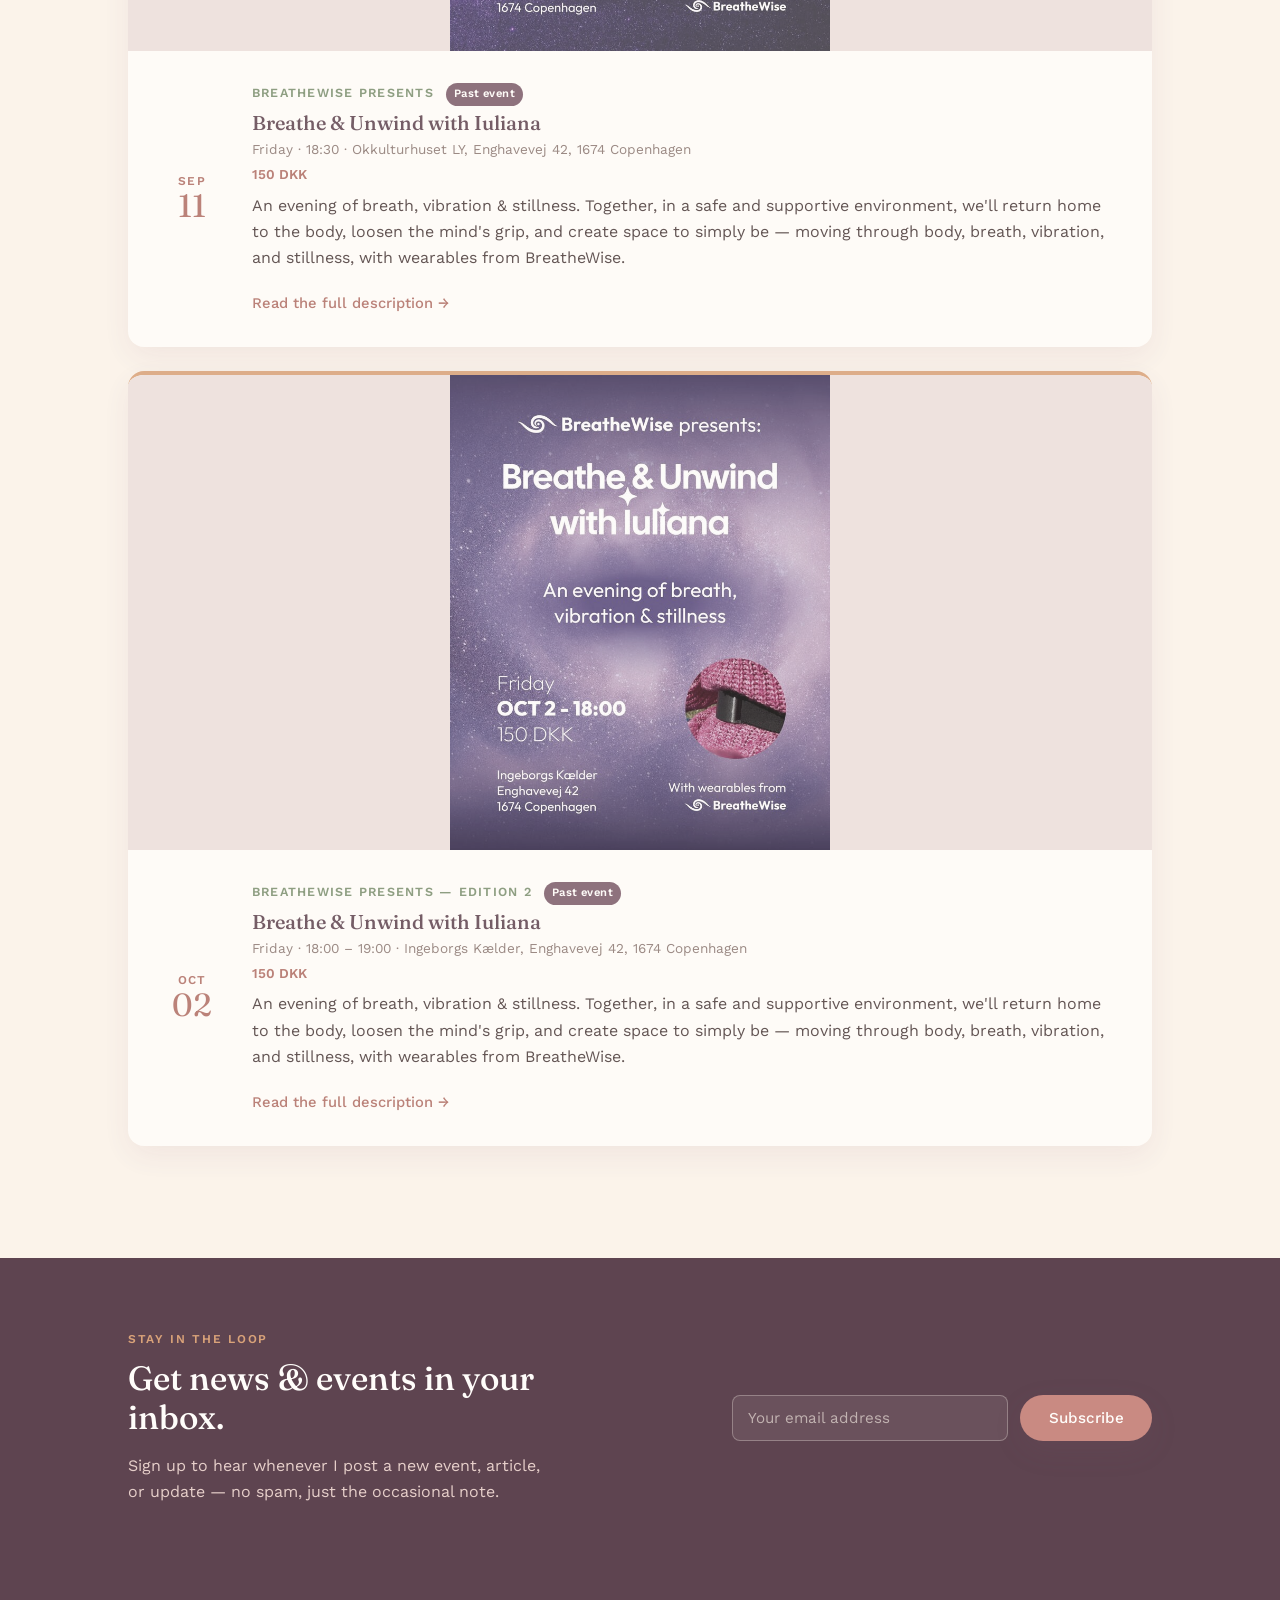
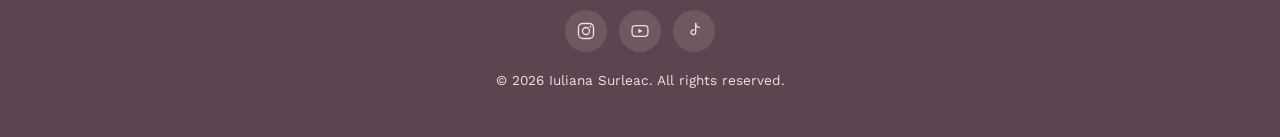
<file: events.html>
<!DOCTYPE html>
<html lang="en">
<head>
<meta charset="UTF-8">
<meta name="viewport" content="width=device-width, initial-scale=1.0">
<title>Events — Iuliana Surleac</title>
<meta name="description" content="Upcoming workshops and group sessions with Iuliana Surleac, including Breathe & Unwind with BreatheWise.">
<link rel="preconnect" href="https://fonts.googleapis.com">
<link rel="preconnect" href="https://fonts.gstatic.com" crossorigin>
<link href="https://fonts.googleapis.com/css2?family=Fraunces:ital,opsz,wght@0,9..144,300;0,9..144,500;0,9..144,600;1,9..144,400;1,9..144,500&family=Work+Sans:wght@300;400;500;600&display=swap" rel="stylesheet">
<link rel="stylesheet" href="style.css">
</head>
<body>

<a class="skip-link" href="#main">Skip to content</a>

<header class="site-header">
  <nav class="nav" aria-label="Primary">
    <a href="index.html" class="nav__mark">Iuliana Surleac</a>
    <button class="nav__toggle" aria-expanded="false" aria-controls="nav-links" id="navToggle">
      <span></span><span></span><span></span>
      <span class="sr-only">Menu</span>
    </button>
    <ul class="nav__links" id="nav-links">
      <li><a href="index.html">Home</a></li>
      <li><a href="about.html">About</a></li>
      <li><a href="lessons.html">Services</a></li>
      <li><a href="prices.html">Prices</a></li>
      <li><a href="events.html">Events</a></li>
      <li><a href="contact.html" class="nav__cta">Contact</a></li>
    </ul>
  </nav>
</header>
<main id="main">

  <!-- EVENTS -->
  <section class="events events--page">
    <div class="section-inner">
      <p class="eyebrow">Events</p>
      <h2>Workshops &amp; group sessions.</h2>
      <p class="events__note">Upcoming workshops, voice circles, and other events will be announced here.</p>

      <div class="events__list">

        <article class="event-card event-card--featured">
          <div class="event-card__poster">
            <img src="breathewise-event-3.jpg" alt="Breathe &amp; Unwind with Iuliana — Edition 3 poster" loading="lazy">
          </div>
          <div class="event-card__content">
            <div class="event-card__date">
              <span class="event-card__month">NOV</span>
              <span class="event-card__day">13</span>
            </div>
            <div class="event-card__body">
              <p class="event-card__presenter">BreatheWise presents — Edition 3</p>
              <h3>Breathe &amp; Unwind with Iuliana</h3>
              <p class="event-card__meta">Friday &middot; 18:30 – 19:30 &middot; Ingeborgs Kælder, Enghavevej 42, 1674 Copenhagen</p>
              <p class="event-card__price">150 DKK</p>
              <p>An evening of breath, vibration &amp; stillness. Together, in a safe and supportive environment, we'll return home to the body, loosen the mind's grip, and create space to simply be — moving through body, breath, vibration, and stillness, with wearables from BreatheWise.</p>

              <details class="event-card__details">
                <summary>Read the full description</summary>
                <div class="event-card__full">
                  <p>🌬️ Welcome to Edition 3 of Breathe &amp; Unwind with Iuliana by BreatheWise ✨</p>
                  <p>Did you know that breathwork can support stress reduction and nervous system regulation, anxiety management, emotional regulation, attention and mental clarity, healthy blood pressure and circulation, sleep, and so much more?</p>
                  <p>With all these potential benefits in mind, we invite you to take a pause after a full week of work and slow down, unwind, and reconnect with yourself.</p>
                  <p>Together, in a safe and supportive environment, we'll return home to the body, loosen the mind's grip, and create space to simply be. For one hour, you'll be guided through practices designed to help you feel more grounded, connected, and held.</p>
                  <p>🗓️ 13 November 2026<br>⌚️ 18:30 – 19:30 — Please arrive 15 min before<br>📍 Ingeborgs Kælder, Enghavevej 42, 1674 Copenhagen<br>🎟️ Sign up on: <a href="http://breathewise.dk/" target="_blank" rel="noopener noreferrer">breathewise.dk</a><br>💸 150 DKK</p>
                  <p>The session moves through four pillars of embodied regulation:</p>
                  <p><strong>BODY 🧘🏼‍♂️</strong><br>We begin with gentle stretching to warm up and release tension, creating more space and ease in the body for what follows.</p>
                  <p><strong>BREATH 💨</strong><br>We slowly bring our awareness to our natural breath and explore different breathing patterns, allowing the breath to become a tool for grounding and relaxation. We're going to introduce and use BreatheWise devices for this part.</p>
                  <p><strong>VIBRATION 🌀</strong><br>To create even more comfort and connection within, we'll explore the natural vibrations of our voices through gentle humming and chanting, allowing the sound to travel through the body.</p>
                  <p><strong>STILLNESS ✨</strong><br>We gradually come to stillness, concluding the session with a short guided meditation — a moment to settle, integrate, and simply be.</p>
                  <p>By the end of the session, our intention is for you to feel more grounded, at peace, and connected to yourself, ready to welcome the weekend from a more relaxed and embodied state.</p>
                  <p>You'll be welcomed by the founders, Carl &amp; Lars, who'll let you into the BreatheWise world, while the session itself is facilitated by Iuliana.</p>
                  <p>If you want to secure your spot, sign up on the website <a href="http://breathewise.dk/" target="_blank" rel="noopener noreferrer">breathewise.dk</a>, and we'll get back to you with more details.</p>
                  <p class="event-card__facilitator-title">About the facilitator</p>
                  <p>Iuliana is a vocal coach, trained musician and certified breathwork &amp; meditation teacher who began her journey with the voice, breath, and body 14 years ago.</p>
                  <p>Her understanding of breathing began through her musical training, long before she discovered the deeper connection between breath, the nervous system, and emotional regulation.</p>
                  <p>She recently completed her Master's degree at the Rhythmic Music Conservatory in Copenhagen, where she immersed herself in the relationship between music and wellbeing.</p>
                  <p>Throughout her studies, she explored different approaches to body awareness, breath, vocalisation, and embodied expression through a variety of projects and practices.</p>
                  <p>Alongside this work, Iuliana has been developing her own breathwork practice for the past three years, exploring and experiencing different breathing techniques and their effects on the body, mind, and emotional state.</p>
                  <p>She brings together her knowledge of anatomy, breath, body awareness, and emotional connection to create spaces where people can slow down, reconnect with themselves, and feel safe, held, and seen.</p>
                </div>
              </details>

              <p class="event-card__external-note">Sign-ups for this session go through <a href="http://breathewise.dk/" target="_blank" rel="noopener noreferrer">breathewise.dk</a>.</p>
              <a href="http://breathewise.dk/" target="_blank" rel="noopener noreferrer" class="btn btn--primary">Sign up on BreatheWise</a>
            </div>
          </div>
        </article>

        <article class="event-card event-card--featured event-card--past">
          <div class="event-card__poster">
            <img src="breathewise-event.jpg" alt="Breathe &amp; Unwind with Iuliana — event poster" loading="lazy">
          </div>
          <div class="event-card__content">
            <div class="event-card__date">
              <span class="event-card__month">SEP</span>
              <span class="event-card__day">11</span>
            </div>
            <div class="event-card__body">
              <p class="event-card__presenter">BreatheWise presents <span class="event-card__past-badge">Past event</span></p>
              <h3>Breathe &amp; Unwind with Iuliana</h3>
              <p class="event-card__meta">Friday &middot; 18:30 &middot; Okkulturhuset LY, Enghavevej 42, 1674 Copenhagen</p>
              <p class="event-card__price">150 DKK</p>
              <p>An evening of breath, vibration &amp; stillness. Together, in a safe and supportive environment, we'll return home to the body, loosen the mind's grip, and create space to simply be — moving through body, breath, vibration, and stillness, with wearables from BreatheWise.</p>

              <details class="event-card__details">
                <summary>Read the full description</summary>
                <div class="event-card__full">
                  <p>Did you know that breathwork can support stress reduction and nervous system regulation, anxiety management, emotional regulation, attention and mental clarity, healthy blood pressure and circulation, sleep, and so much more?</p>
                  <p>With all these potential benefits in mind, we invite you to take a pause after a full week of work and slow down, unwind, and reconnect with yourself.</p>
                  <p>Together, in a safe and supportive environment, we'll return home to the body, loosen the mind's grip, and create space to simply be. For one hour, you'll be guided through practices designed to help you feel more grounded, connected, and held.</p>
                  <p>The session moves through four pillars of embodied regulation:</p>
                  <p><strong>BODY 🧘🏼‍♂️</strong><br>We begin with gentle stretching to warm up and release tension, creating more space and ease in the body for what follows.</p>
                  <p><strong>BREATH 💨</strong><br>We slowly bring our awareness to our natural breath and explore different breathing patterns, allowing the breath to become a tool for grounding and relaxation. We're going to introduce and use BreatheWise devices for this part.</p>
                  <p><strong>VIBRATION 🌀</strong><br>To create even more comfort and connection within, we'll explore the natural vibrations of our voices through gentle humming and chanting, allowing the sound to travel through the body.</p>
                  <p><strong>STILLNESS ✨</strong><br>We gradually come to stillness, concluding the session with a short guided meditation — a moment to settle, integrate, and simply be.</p>
                  <p>By the end of the session, our intention is for you to feel more grounded, at peace, and connected to yourself, ready to welcome the weekend from a more relaxed and embodied state.</p>
                  <p>You'll be welcomed by the founders, Carl &amp; Lars, who'll let you into the BreatheWise world, while the session itself is facilitated by Iuliana.</p>
                  <p>🗓️ 11 September 2026 &nbsp; ⌚️ 18:30 &nbsp; 📍 Okkulturhuset LY, Enghavevej 42, 1674 Copenhagen</p>
                  <p class="event-card__facilitator-title">About the facilitator</p>
                  <p>Iuliana is a trained musician and vocal coach who began her journey with the voice, breath, and body 14 years ago. Her understanding of breathing began through her musical training, long before she discovered the deeper connection between breath, the nervous system, and emotional regulation.</p>
                  <p>She recently completed her Master's degree at the Rhythmic Music Conservatory in Copenhagen, where she immersed herself in the relationship between music and wellbeing. Throughout her studies, she explored different approaches to body awareness, breath, vocalisation, and embodied expression through a variety of projects and practices.</p>
                  <p>Alongside this work, Iuliana has been developing her own breathwork practice for the past three years, exploring and experiencing different breathing techniques and their effects on the body, mind, and emotional state.</p>
                  <p>She brings together her knowledge of anatomy, breath, body awareness, and emotional connection to create spaces where people can slow down, reconnect with themselves, and feel safe, held, and seen.</p>
                </div>
              </details>
            </div>
          </div>
        </article>


        <article class="event-card event-card--featured event-card--past">
          <div class="event-card__poster">
            <img src="breathewise-event-2.jpg" alt="Breathe &amp; Unwind with Iuliana — Edition 2 poster" loading="lazy">
          </div>
          <div class="event-card__content">
            <div class="event-card__date">
              <span class="event-card__month">OCT</span>
              <span class="event-card__day">02</span>
            </div>
            <div class="event-card__body">
              <p class="event-card__presenter">BreatheWise presents — Edition 2 <span class="event-card__past-badge">Past event</span></p>
              <h3>Breathe &amp; Unwind with Iuliana</h3>
              <p class="event-card__meta">Friday &middot; 18:00 – 19:00 &middot; Ingeborgs Kælder, Enghavevej 42, 1674 Copenhagen</p>
              <p class="event-card__price">150 DKK</p>
              <p>An evening of breath, vibration &amp; stillness. Together, in a safe and supportive environment, we'll return home to the body, loosen the mind's grip, and create space to simply be — moving through body, breath, vibration, and stillness, with wearables from BreatheWise.</p>

              <details class="event-card__details">
                <summary>Read the full description</summary>
                <div class="event-card__full">
                  <p>Welcome to Edition 2 of Breathe &amp; Unwind with Iuliana by BreatheWise.</p>
                  <p>Did you know that breathwork can support stress reduction and nervous system regulation, anxiety management, emotional regulation, attention and mental clarity, healthy blood pressure and circulation, sleep, and so much more?</p>
                  <p>With all these potential benefits in mind, we invite you to take a pause after a full week of work and slow down, unwind, and reconnect with yourself.</p>
                  <p>Together, in a safe and supportive environment, we'll return home to the body, loosen the mind's grip, and create space to simply be. For one hour, you'll be guided through practices designed to help you feel more grounded, connected, and held.</p>
                  <p>The session moves through four pillars of embodied regulation:</p>
                  <p><strong>BODY</strong><br>We begin with gentle stretching to warm up and release tension, creating more space and ease in the body for what follows.</p>
                  <p><strong>BREATH</strong><br>We slowly bring our awareness to our natural breath and explore different breathing patterns, allowing the breath to become a tool for grounding and relaxation. We're going to introduce and use BreatheWise devices for this part.</p>
                  <p><strong>VIBRATION</strong><br>To create even more comfort and connection within, we'll explore the natural vibrations of our voices through gentle humming and chanting, allowing the sound to travel through the body.</p>
                  <p><strong>STILLNESS</strong><br>We gradually come to stillness, concluding the session with a short guided meditation — a moment to settle, integrate, and simply be.</p>
                  <p>By the end of the session, our intention is for you to feel more grounded, at peace, and connected to yourself, ready to welcome the weekend from a more relaxed and embodied state.</p>
                  <p>You'll be welcomed by the founders, Carl &amp; Lars, who'll let you into the BreatheWise world, while the session itself is facilitated by Iuliana.</p>
                  <p>🗓️ 02 October 2026 &nbsp; ⌚️ 18:00 – 19:00 &nbsp; 📍 Ingeborgs Kælder, Enghavevej 42, 1674 Copenhagen &nbsp; 💰 150 DKK</p>
                  <p class="event-card__facilitator-title">About the facilitator</p>
                  <p>Iuliana is a trained musician and vocal coach who began her journey with the voice, breath, and body 14 years ago. Her understanding of breathing began through her musical training, long before she discovered the deeper connection between breath, the nervous system, and emotional regulation.</p>
                  <p>She recently completed her Master's degree at the Rhythmic Music Conservatory in Copenhagen, where she immersed herself in the relationship between music and wellbeing. Throughout her studies, she explored different approaches to body awareness, breath, vocalisation, and embodied expression through a variety of projects and practices.</p>
                  <p>Alongside this work, Iuliana has been developing her own breathwork practice for the past three years, exploring and experiencing different breathing techniques and their effects on the body, mind, and emotional state. She is also in the process of obtaining her certification in Breathwork &amp; Meditation teacher training.</p>
                  <p>She brings together her knowledge of anatomy, breath, body awareness, and emotional connection to create spaces where people can slow down, reconnect with themselves, and feel safe, held, and seen.</p>
                </div>
              </details>

            </div>
          </div>
        </article>

      </div>
    </div>
  </section>

  <!-- NEWSLETTER -->
  <section class="newsletter" id="newsletter">
    <div class="section-inner newsletter__inner">
      <div class="newsletter__copy">
        <p class="eyebrow eyebrow--on-dark">Stay in the loop</p>
        <h2>Get news &amp; events in your inbox.</h2>
        <p>Sign up to hear whenever I post a new event, article, or update — no spam, just the occasional note.</p>
      </div>
      <form class="newsletter__form" method="POST" action="mailto:surleac.iuliana@gmail.com" enctype="text/plain">
        <!-- Opens the visitor's email client with their address pre-filled — no backend needed. -->
        <input type="hidden" name="Request" value="Newsletter signup">
        <label for="newsletter-email" class="sr-only">Your email</label>
        <input type="email" id="newsletter-email" name="Email" placeholder="Your email address" required>
        <button type="submit" class="btn btn--primary">Subscribe</button>
      </form>
    </div>
  </section>

</main>
<footer class="site-footer">
  <div class="social-links social-links--footer">
    <a href="https://www.instagram.com/voicewithiuliana/" class="social-links__item" target="_blank" rel="noopener noreferrer" aria-label="Instagram">
      <svg viewBox="0 0 24 24" aria-hidden="true"><rect x="3" y="3" width="18" height="18" rx="5" fill="none" stroke="currentColor" stroke-width="1.6"/><circle cx="12" cy="12" r="4.2" fill="none" stroke="currentColor" stroke-width="1.6"/><circle cx="17.3" cy="6.7" r="1.1" fill="currentColor"/></svg>
    </a>
    <a href="https://www.youtube.com/@isjudyhere" class="social-links__item" target="_blank" rel="noopener noreferrer" aria-label="YouTube">
      <svg viewBox="0 0 24 24" aria-hidden="true"><rect x="2.5" y="5.5" width="19" height="13" rx="4" fill="none" stroke="currentColor" stroke-width="1.6"/><path d="M10 9.2 L15.2 12 L10 14.8 Z" fill="currentColor"/></svg>
    </a>
    <a href="https://www.tiktok.com/@voicewithiuliana" class="social-links__item" target="_blank" rel="noopener noreferrer" aria-label="TikTok">
      <svg viewBox="0 0 24 24" aria-hidden="true"><path d="M14 3v10.5a2.8 2.8 0 1 1-2.2-2.74" fill="none" stroke="currentColor" stroke-width="1.6" stroke-linecap="round"/><path d="M14 3c0 2.6 2 4.6 4.5 4.7" fill="none" stroke="currentColor" stroke-width="1.6" stroke-linecap="round"/></svg>
    </a>
  </div>
  <p>&copy; <span id="year"></span> Iuliana Surleac. All rights reserved.</p>
</footer>

<script src="script.js"></script>
</body>
</html>
</file>
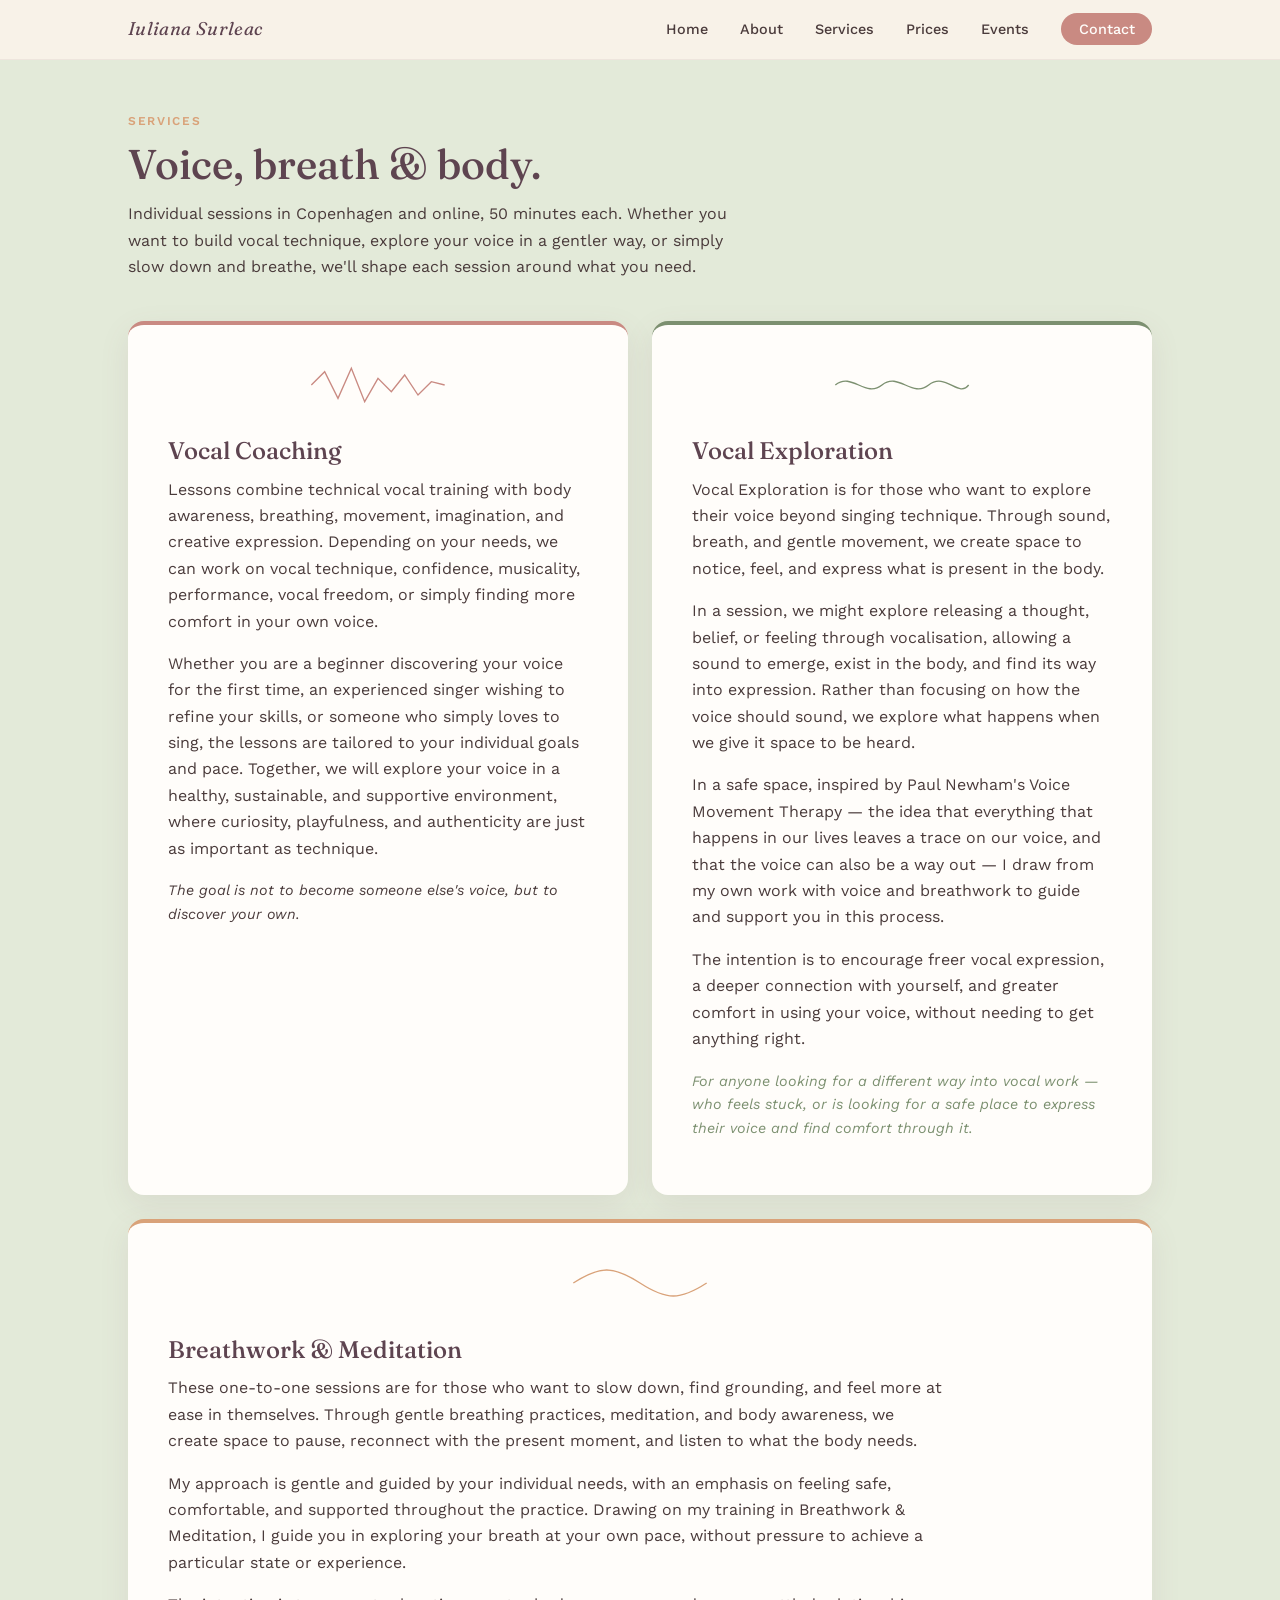
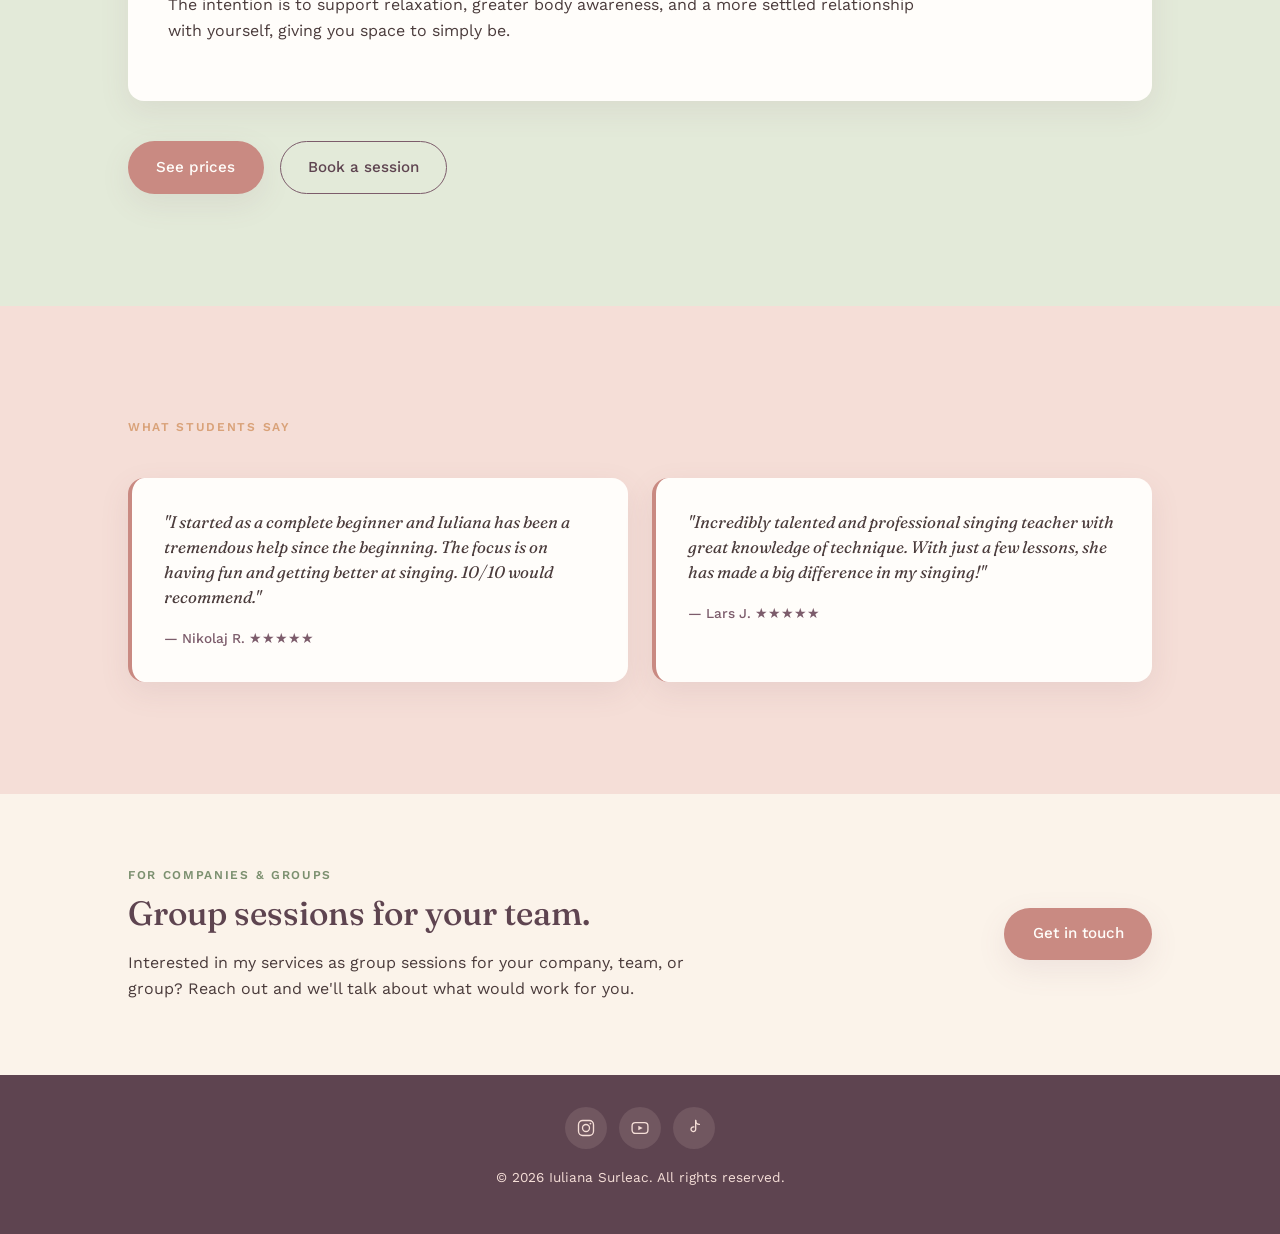
<file: lessons.html>
<!DOCTYPE html>
<html lang="en">
<head>
<meta charset="UTF-8">
<meta name="viewport" content="width=device-width, initial-scale=1.0">
<title>Services — Iuliana Surleac Vocal Coaching &amp; Breathwork</title>
<meta name="description" content="Singing lessons, Vocal Exploration and Breathwork &amp; Meditation sessions with Iuliana Surleac — in Copenhagen and online.">
<link rel="preconnect" href="https://fonts.googleapis.com">
<link rel="preconnect" href="https://fonts.gstatic.com" crossorigin>
<link href="https://fonts.googleapis.com/css2?family=Fraunces:ital,opsz,wght@0,9..144,300;0,9..144,500;0,9..144,600;1,9..144,400;1,9..144,500&family=Work+Sans:wght@300;400;500;600&display=swap" rel="stylesheet">
<link rel="stylesheet" href="style.css">
</head>
<body>

<a class="skip-link" href="#main">Skip to content</a>

<header class="site-header">
  <nav class="nav" aria-label="Primary">
    <a href="index.html" class="nav__mark">Iuliana Surleac</a>
    <button class="nav__toggle" aria-expanded="false" aria-controls="nav-links" id="navToggle">
      <span></span><span></span><span></span>
      <span class="sr-only">Menu</span>
    </button>
    <ul class="nav__links" id="nav-links">
      <li><a href="index.html">Home</a></li>
      <li><a href="about.html">About</a></li>
      <li><a href="lessons.html">Services</a></li>
      <li><a href="prices.html">Prices</a></li>
      <li><a href="events.html">Events</a></li>
      <li><a href="contact.html" class="nav__cta">Contact</a></li>
    </ul>
  </nav>
</header>
<main id="main">

  <!-- LESSONS -->
  <section class="lessons lessons--page">
    <div class="section-inner">
      <p class="eyebrow eyebrow--on-dark">Services</p>
      <h2 class="lessons__title">Voice, breath &amp; body.</h2>
      <p class="lessons__intro">Individual sessions in Copenhagen and online, 50 minutes each. Whether you want to build vocal technique, explore your voice in a gentler way, or simply slow down and breathe, we'll shape each session around what you need.</p>
      <div class="lessons__grid">

        <article class="lesson-card lesson-card--coaching">
          <svg class="lesson-card__icon" viewBox="0 0 200 60" aria-hidden="true">
            <path d="M0,30 L20,10 L40,50 L60,5 L80,55 L100,20 L120,40 L140,15 L160,45 L180,25 L200,30" />
          </svg>
          <h3>Vocal Coaching</h3>
          <p>Lessons combine technical vocal training with body awareness, breathing, movement, imagination, and creative expression. Depending on your needs, we can work on vocal technique, confidence, musicality, performance, vocal freedom, or simply finding more comfort in your own voice.</p>
          <p>Whether you are a beginner discovering your voice for the first time, an experienced singer wishing to refine your skills, or someone who simply loves to sing, the lessons are tailored to your individual goals and pace. Together, we will explore your voice in a healthy, sustainable, and supportive environment, where curiosity, playfulness, and authenticity are just as important as technique.</p>
          <p class="lesson-card__for">The goal is not to become someone else's voice, but to discover your own.</p>
        </article>

        <article class="lesson-card lesson-card--healing">
          <svg class="lesson-card__icon" viewBox="0 0 200 60" aria-hidden="true">
            <path d="M0,30 C25,10 45,50 70,30 C95,10 115,50 140,30 C165,10 185,50 200,30" />
          </svg>
          <h3>Vocal Exploration</h3>
          <p>Vocal Exploration is for those who want to explore their voice beyond singing technique. Through sound, breath, and gentle movement, we create space to notice, feel, and express what is present in the body.</p>
          <p>In a session, we might explore releasing a thought, belief, or feeling through vocalisation, allowing a sound to emerge, exist in the body, and find its way into expression. Rather than focusing on how the voice should sound, we explore what happens when we give it space to be heard.</p>
          <p>In a safe space, inspired by Paul Newham's Voice Movement Therapy — the idea that everything that happens in our lives leaves a trace on our voice, and that the voice can also be a way out — I draw from my own work with voice and breathwork to guide and support you in this process.</p>
          <p>The intention is to encourage freer vocal expression, a deeper connection with yourself, and greater comfort in using your voice, without needing to get anything right.</p>
          <p class="lesson-card__for">For anyone looking for a different way into vocal work — who feels stuck, or is looking for a safe place to express their voice and find comfort through it.</p>
        </article>

        <article class="lesson-card lesson-card--breath lesson-card--wide">
          <svg class="lesson-card__icon" viewBox="0 0 200 60" aria-hidden="true">
            <path d="M0,30 C40,4 60,4 100,30 C140,56 160,56 200,30" />
          </svg>
          <h3>Breathwork &amp; Meditation</h3>
          <p>These one-to-one sessions are for those who want to slow down, find grounding, and feel more at ease in themselves. Through gentle breathing practices, meditation, and body awareness, we create space to pause, reconnect with the present moment, and listen to what the body needs.</p>
          <p>My approach is gentle and guided by your individual needs, with an emphasis on feeling safe, comfortable, and supported throughout the practice. Drawing on my training in Breathwork &amp; Meditation, I guide you in exploring your breath at your own pace, without pressure to achieve a particular state or experience.</p>
          <p>The intention is to support relaxation, greater body awareness, and a more settled relationship with yourself, giving you space to simply be.</p>
        </article>

      </div>

      <div class="lessons__cta">
        <a href="prices.html" class="btn btn--primary">See prices</a>
        <a href="contact.html" class="btn btn--ghost">Book a session</a>
      </div>
    </div>
  </section>

  <!-- TESTIMONIAL HIGHLIGHTS -->
  <section class="testimonials">
    <div class="section-inner">
      <p class="eyebrow eyebrow--on-dark">What students say</p>
      <div class="testimonials__grid testimonials__grid--highlights">
        <figure class="testimonial-card">
          <blockquote>"I started as a complete beginner and Iuliana has been a tremendous help since the beginning. The focus is on having fun and getting better at singing. 10/10 would recommend."</blockquote>
          <figcaption>— Nikolaj R. ★★★★★</figcaption>
        </figure>
        <figure class="testimonial-card">
          <blockquote>"Incredibly talented and professional singing teacher with great knowledge of technique. With just a few lessons, she has made a big difference in my singing!"</blockquote>
          <figcaption>— Lars J. ★★★★★</figcaption>
        </figure>
      </div>
    </div>
  </section>

  <!-- GROUP SESSIONS -->
  <section class="group-cta">
    <div class="section-inner group-cta__inner">
      <div class="group-cta__copy">
        <p class="eyebrow">For companies &amp; groups</p>
        <h2>Group sessions for your team.</h2>
        <p>Interested in my services as group sessions for your company, team, or group? Reach out and we'll talk about what would work for you.</p>
      </div>
      <a href="contact.html" class="btn btn--primary">Get in touch</a>
    </div>
  </section>

</main>
<footer class="site-footer">
  <div class="social-links social-links--footer">
    <a href="https://www.instagram.com/voicewithiuliana/" class="social-links__item" target="_blank" rel="noopener noreferrer" aria-label="Instagram">
      <svg viewBox="0 0 24 24" aria-hidden="true"><rect x="3" y="3" width="18" height="18" rx="5" fill="none" stroke="currentColor" stroke-width="1.6"/><circle cx="12" cy="12" r="4.2" fill="none" stroke="currentColor" stroke-width="1.6"/><circle cx="17.3" cy="6.7" r="1.1" fill="currentColor"/></svg>
    </a>
    <a href="https://www.youtube.com/@isjudyhere" class="social-links__item" target="_blank" rel="noopener noreferrer" aria-label="YouTube">
      <svg viewBox="0 0 24 24" aria-hidden="true"><rect x="2.5" y="5.5" width="19" height="13" rx="4" fill="none" stroke="currentColor" stroke-width="1.6"/><path d="M10 9.2 L15.2 12 L10 14.8 Z" fill="currentColor"/></svg>
    </a>
    <a href="https://www.tiktok.com/@voicewithiuliana" class="social-links__item" target="_blank" rel="noopener noreferrer" aria-label="TikTok">
      <svg viewBox="0 0 24 24" aria-hidden="true"><path d="M14 3v10.5a2.8 2.8 0 1 1-2.2-2.74" fill="none" stroke="currentColor" stroke-width="1.6" stroke-linecap="round"/><path d="M14 3c0 2.6 2 4.6 4.5 4.7" fill="none" stroke="currentColor" stroke-width="1.6" stroke-linecap="round"/></svg>
    </a>
  </div>
  <p>&copy; <span id="year"></span> Iuliana Surleac. All rights reserved.</p>
</footer>

<script src="script.js"></script>
</body>
</html>
</file>
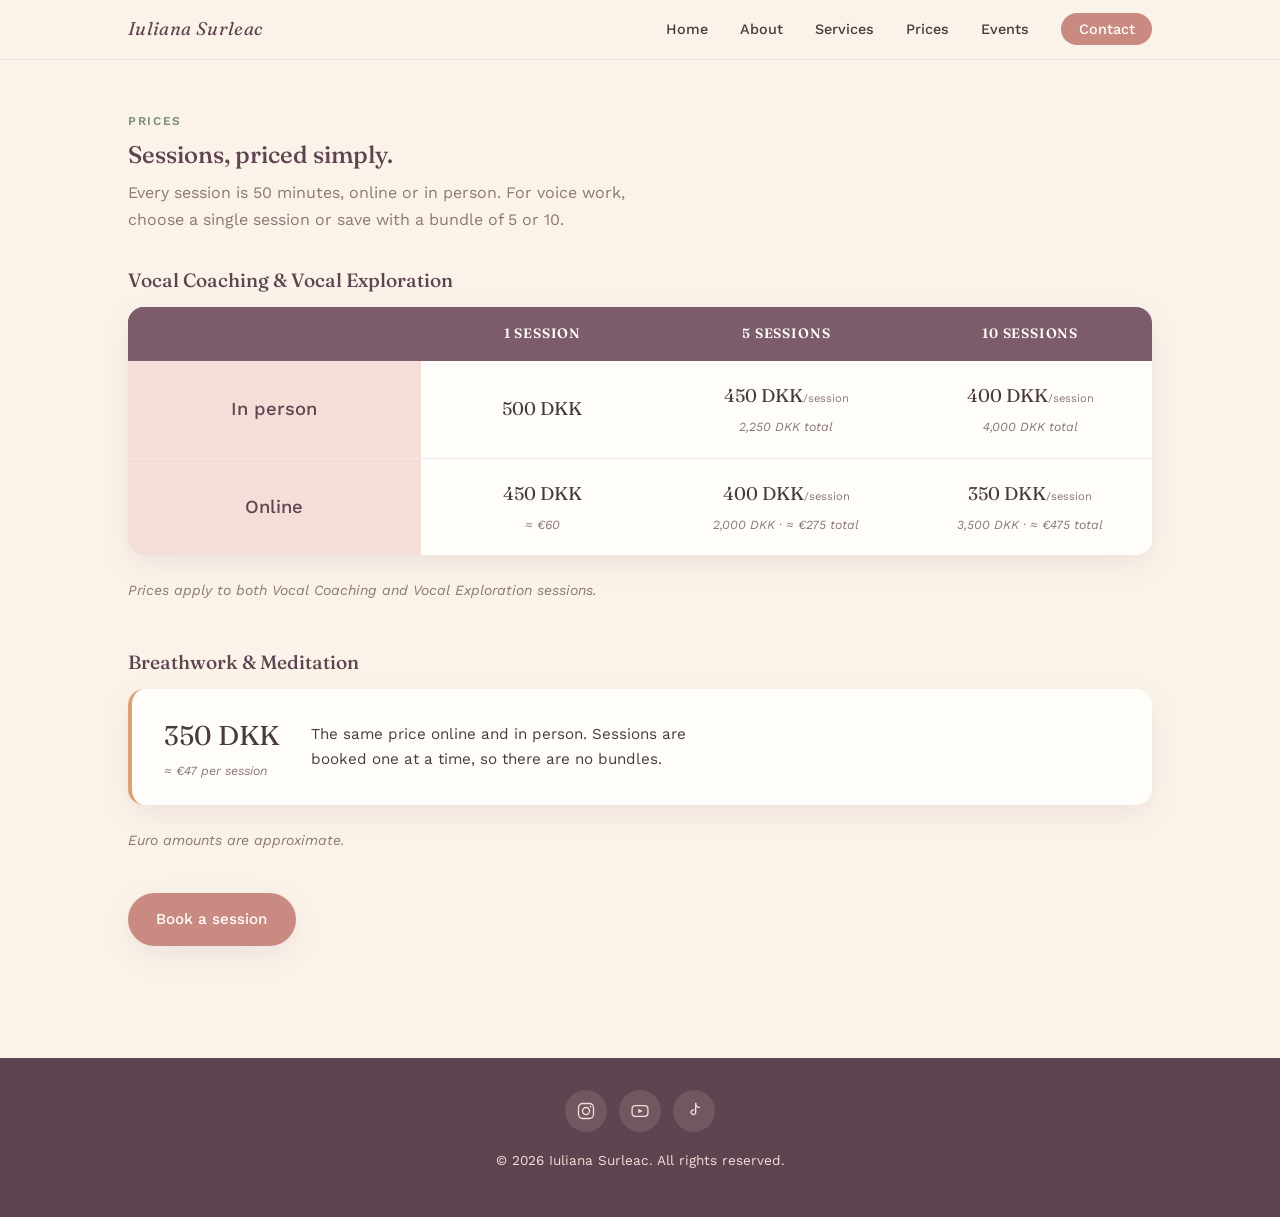
<file: prices.html>
<!DOCTYPE html>
<html lang="en">
<head>
<meta charset="UTF-8">
<meta name="viewport" content="width=device-width, initial-scale=1.0">
<title>Prices — Iuliana Surleac</title>
<meta name="description" content="Prices for singing lessons, vocal exploration and breathwork &amp; meditation sessions with Iuliana Surleac — online and in person, Copenhagen.">
<link rel="preconnect" href="https://fonts.googleapis.com">
<link rel="preconnect" href="https://fonts.gstatic.com" crossorigin>
<link href="https://fonts.googleapis.com/css2?family=Fraunces:ital,opsz,wght@0,9..144,300;0,9..144,500;0,9..144,600;1,9..144,400;1,9..144,500&family=Work+Sans:wght@300;400;500;600&display=swap" rel="stylesheet">
<link rel="stylesheet" href="style.css">
</head>
<body>

<a class="skip-link" href="#main">Skip to content</a>

<header class="site-header">
  <nav class="nav" aria-label="Primary">
    <a href="index.html" class="nav__mark">Iuliana Surleac</a>
    <button class="nav__toggle" aria-expanded="false" aria-controls="nav-links" id="navToggle">
      <span></span><span></span><span></span>
      <span class="sr-only">Menu</span>
    </button>
    <ul class="nav__links" id="nav-links">
      <li><a href="index.html">Home</a></li>
      <li><a href="about.html">About</a></li>
      <li><a href="lessons.html">Services</a></li>
      <li><a href="prices.html">Prices</a></li>
      <li><a href="events.html">Events</a></li>
      <li><a href="contact.html" class="nav__cta">Contact</a></li>
    </ul>
  </nav>
</header>
<main id="main">

  <!-- PRICES -->
  <section class="prices prices--page">
    <div class="section-inner">
      <p class="eyebrow">Prices</p>
      <h2>Sessions, priced simply.</h2>
      <p class="prices__note">Every session is 50 minutes, online or in person. For voice work, choose a single session or save with a bundle of 5 or 10.</p>

      <h3 class="prices__subtitle">Vocal Coaching &amp; Vocal Exploration</h3>

      <div class="prices__table" role="table">
        <div class="prices__row prices__row--head" role="row">
          <div class="prices__cell prices__cell--label" role="columnheader"></div>
          <div class="prices__cell" role="columnheader">1 session</div>
          <div class="prices__cell" role="columnheader">5 sessions</div>
          <div class="prices__cell" role="columnheader">10 sessions</div>
        </div>
        <div class="prices__row" role="row">
          <div class="prices__cell prices__cell--label" role="rowheader">In person</div>
          <div class="prices__cell" role="cell" data-label="1 session">
            <div class="prices__value"><span class="prices__amount">500 DKK</span></div>
          </div>
          <div class="prices__cell" role="cell" data-label="5 sessions">
            <div class="prices__value">
              <span class="prices__amount">450 DKK<span class="prices__unit">/session</span></span>
              <span class="prices__sub">2,250 DKK total</span>
            </div>
          </div>
          <div class="prices__cell" role="cell" data-label="10 sessions">
            <div class="prices__value">
              <span class="prices__amount">400 DKK<span class="prices__unit">/session</span></span>
              <span class="prices__sub">4,000 DKK total</span>
            </div>
          </div>
        </div>
        <div class="prices__row" role="row">
          <div class="prices__cell prices__cell--label" role="rowheader">Online</div>
          <div class="prices__cell" role="cell" data-label="1 session">
            <div class="prices__value">
              <span class="prices__amount">450 DKK</span>
              <span class="prices__sub">≈ €60</span>
            </div>
          </div>
          <div class="prices__cell" role="cell" data-label="5 sessions">
            <div class="prices__value">
              <span class="prices__amount">400 DKK<span class="prices__unit">/session</span></span>
              <span class="prices__sub">2,000 DKK &middot; ≈ €275 total</span>
            </div>
          </div>
          <div class="prices__cell" role="cell" data-label="10 sessions">
            <div class="prices__value">
              <span class="prices__amount">350 DKK<span class="prices__unit">/session</span></span>
              <span class="prices__sub">3,500 DKK &middot; ≈ €475 total</span>
            </div>
          </div>
        </div>
      </div>
      <p class="prices__footnote">Prices apply to both Vocal Coaching and Vocal Exploration sessions.</p>

      <h3 class="prices__subtitle prices__subtitle--spaced">Breathwork &amp; Meditation</h3>
      <div class="prices__single">
        <div class="prices__single-amount">
          <span class="prices__amount">350 DKK</span>
          <span class="prices__sub">≈ €47 per session</span>
        </div>
        <p>The same price online and in person. Sessions are booked one at a time, so there are no bundles.</p>
      </div>
      <p class="prices__footnote">Euro amounts are approximate.</p>

      <div class="prices__cta">
        <a href="contact.html" class="btn btn--primary">Book a session</a>
      </div>
    </div>
  </section>

</main>
<footer class="site-footer">
  <div class="social-links social-links--footer">
    <a href="https://www.instagram.com/voicewithiuliana/" class="social-links__item" target="_blank" rel="noopener noreferrer" aria-label="Instagram">
      <svg viewBox="0 0 24 24" aria-hidden="true"><rect x="3" y="3" width="18" height="18" rx="5" fill="none" stroke="currentColor" stroke-width="1.6"/><circle cx="12" cy="12" r="4.2" fill="none" stroke="currentColor" stroke-width="1.6"/><circle cx="17.3" cy="6.7" r="1.1" fill="currentColor"/></svg>
    </a>
    <a href="https://www.youtube.com/@isjudyhere" class="social-links__item" target="_blank" rel="noopener noreferrer" aria-label="YouTube">
      <svg viewBox="0 0 24 24" aria-hidden="true"><rect x="2.5" y="5.5" width="19" height="13" rx="4" fill="none" stroke="currentColor" stroke-width="1.6"/><path d="M10 9.2 L15.2 12 L10 14.8 Z" fill="currentColor"/></svg>
    </a>
    <a href="https://www.tiktok.com/@voicewithiuliana" class="social-links__item" target="_blank" rel="noopener noreferrer" aria-label="TikTok">
      <svg viewBox="0 0 24 24" aria-hidden="true"><path d="M14 3v10.5a2.8 2.8 0 1 1-2.2-2.74" fill="none" stroke="currentColor" stroke-width="1.6" stroke-linecap="round"/><path d="M14 3c0 2.6 2 4.6 4.5 4.7" fill="none" stroke="currentColor" stroke-width="1.6" stroke-linecap="round"/></svg>
    </a>
  </div>
  <p>&copy; <span id="year"></span> Iuliana Surleac. All rights reserved.</p>
</footer>

<script src="script.js"></script>
</body>
</html>
</file>
<file: style.css>
/* ===== Tokens ===== */
:root {
  --cream: #FBF3EA;
  --blush: #F5DED7;
  --blush-deep: #EFC9C0;
  --sage: #E3EAD9;
  --sage-deep: #7C9070;
  --rose: #C98A82;
  --rose-deep: #B06F66;
  --terracotta: #D9A279;
  --plum: #7C5C6B;
  --plum-deep: #5E4450;
  --text-dark: #4A3B3B;
  --text-muted: #8B7873;
  --white: #FFFDFA;

  --font-display: "Fraunces", serif;
  --font-body: "Work Sans", sans-serif;

  --max-width: 1120px;
  --pad: clamp(1.25rem, 4vw, 3rem);
  --radius: 16px;
  --radius-sm: 8px;
  --shadow: 0 10px 30px rgba(124, 92, 107, 0.1);
}

* { box-sizing: border-box; }

html { scroll-behavior: smooth; }
@media (prefers-reduced-motion: reduce) {
  html { scroll-behavior: auto; }
  *, *::before, *::after { animation-duration: 0.001ms !important; animation-iteration-count: 1 !important; transition-duration: 0.001ms !important; }
}

body {
  margin: 0;
  font-family: var(--font-body);
  color: var(--text-dark);
  background: var(--cream);
  font-weight: 400;
  line-height: 1.65;
  -webkit-font-smoothing: antialiased;
}

h1, h2, h3 { font-family: var(--font-display); font-weight: 500; margin: 0 0 0.5em; line-height: 1.15; color: var(--plum-deep); }

p { margin: 0 0 1em; }

a { color: inherit; }

.sr-only {
  position: absolute; width: 1px; height: 1px; padding: 0; margin: -1px;
  overflow: hidden; clip: rect(0,0,0,0); white-space: nowrap; border: 0;
}

.skip-link {
  position: absolute; left: -999px; top: 0; background: var(--rose); color: var(--white);
  padding: 0.75em 1em; z-index: 100; border-radius: 0 0 var(--radius-sm) 0;
}
.skip-link:focus { left: 0; }

:focus-visible { outline: 2px solid var(--rose-deep); outline-offset: 3px; }

.section-inner { max-width: var(--max-width); margin: 0 auto; padding: clamp(4rem, 10vw, 7rem) var(--pad); }

.eyebrow {
  font-family: var(--font-body);
  text-transform: uppercase;
  letter-spacing: 0.14em;
  font-size: 0.75rem;
  color: var(--sage-deep);
  font-weight: 600;
  margin-bottom: 0.75em;
}
.eyebrow--on-dark { color: var(--terracotta); }

/* ===== Buttons ===== */
.btn {
  display: inline-block;
  padding: 0.85em 1.8em;
  font-family: var(--font-body);
  font-size: 0.95rem;
  font-weight: 500;
  text-decoration: none;
  border-radius: 999px;
  border: 1px solid transparent;
  transition: transform 0.2s ease, background 0.2s ease, color 0.2s ease, border-color 0.2s ease, box-shadow 0.2s ease;
}
.btn--primary { background: var(--rose); color: var(--white); box-shadow: var(--shadow); }
.btn--primary:hover { transform: translateY(-2px); background: var(--rose-deep); }
.btn--ghost { border-color: var(--plum); color: var(--plum-deep); }
.btn--ghost:hover { transform: translateY(-2px); background: rgba(124, 92, 107, 0.08); }

/* ===== Header / Nav ===== */
.site-header {
  position: fixed; top: 0; left: 0; right: 0; z-index: 50;
  background: rgba(251, 243, 234, 0.88);
  backdrop-filter: blur(8px);
  border-bottom: 1px solid rgba(124, 92, 107, 0.08);
}
.nav {
  max-width: var(--max-width); margin: 0 auto; padding: 0.9em var(--pad);
  display: flex; align-items: center; justify-content: space-between;
}
.nav__mark {
  font-family: var(--font-display); font-style: italic; font-size: 1.15rem;
  color: var(--plum-deep); text-decoration: none; letter-spacing: 0.02em;
}
.nav__links {
  list-style: none; display: flex; gap: 2em; margin: 0; padding: 0; align-items: center;
}
.nav__links a {
  color: var(--text-dark); text-decoration: none; font-size: 0.9rem; font-weight: 500;
  transition: color 0.2s ease;
}
.nav__links a:hover { color: var(--rose-deep); }
.nav__cta {
  background: var(--rose); color: var(--white) !important; padding: 0.55em 1.2em; border-radius: 999px;
}
.nav__cta:hover { color: var(--white) !important; background: var(--rose-deep); }

.nav__toggle { display: none; flex-direction: column; gap: 5px; background: none; border: none; cursor: pointer; padding: 0.5em; }
.nav__toggle span { width: 22px; height: 2px; background: var(--plum-deep); display: block; border-radius: 2px; }

@media (max-width: 780px) {
  .nav__toggle { display: flex; }
  .nav__links {
    position: absolute; top: 100%; left: 0; right: 0; background: var(--cream);
    flex-direction: column; align-items: flex-start; gap: 0; padding: 0;
    max-height: 0; overflow: hidden; transition: max-height 0.3s ease;
    border-bottom: 1px solid rgba(124, 92, 107, 0.1);
  }
  .nav__links.is-open { max-height: 420px; padding: 0.5em 0; }
  .nav__links li { width: 100%; }
  .nav__links a { display: block; padding: 0.9em var(--pad); width: 100%; }
  .nav__cta { margin: 0.5em var(--pad); display: inline-block; }
}

/* ===== Hero ===== */
.hero {
  position: relative;
  min-height: 100vh;
  background: linear-gradient(180deg, var(--blush) 0%, var(--cream) 100%);
  color: var(--text-dark);
  display: flex;
  align-items: center;
  overflow: hidden;
  padding-top: 4.5rem;
}
.hero__wave {
  position: absolute; inset: 0; opacity: 0.4; pointer-events: none;
}
.hero__wave svg { width: 100%; height: 100%; }
.wave-path {
  fill: none; stroke-width: 2.5;
}
.wave-path--jagged { stroke: var(--terracotta); }
.wave-path--smooth { stroke: var(--sage-deep); animation: drift 9s ease-in-out infinite; transform-origin: center; }
@keyframes drift {
  0%, 100% { transform: translateY(0); }
  50% { transform: translateY(-10px); }
}

.hero__inner { position: relative; max-width: var(--max-width); margin: 0 auto; padding: 3rem var(--pad); width: 100%; }
.hero__title {
  font-size: clamp(2.4rem, 6vw, 4.2rem);
  max-width: 16ch;
  color: var(--plum-deep);
}
.hero__title em { color: var(--rose-deep); font-style: italic; }
.hero__lede { max-width: 46ch; font-size: 1.1rem; color: var(--text-muted); }
.hero__actions { display: flex; gap: 1em; flex-wrap: wrap; margin-top: 1.5em; }

/* ===== About ===== */
.about { background: var(--cream); }
.about__grid {
  display: grid; grid-template-columns: 0.8fr 1.2fr; gap: clamp(2rem, 6vw, 5rem); align-items: center;
}
.about__portrait-frame {
  aspect-ratio: 4/5; background: var(--blush); border-radius: var(--radius); overflow: hidden; box-shadow: var(--shadow);
}
.about__portrait-frame img {
  width: 100%; height: 100%; object-fit: cover; display: block;
}
.about__portrait-placeholder {
  width: 100%; height: 100%; display: flex; align-items: center; justify-content: center;
  color: var(--plum); font-size: 0.85rem; font-style: italic;
}
.about__copy h2 { font-size: clamp(1.8rem, 3.5vw, 2.6rem); }
.about__roles { list-style: none; padding: 0; margin: 1.25em 0; display: flex; flex-direction: column; gap: 0.9em; }
.about__roles li {
  padding-left: 1.4em; position: relative; color: var(--text-dark);
}
.about__roles li::before {
  content: ""; position: absolute; left: 0; top: 0.55em; width: 7px; height: 7px;
  background: var(--rose); border-radius: 50%;
}
.about__roles strong { color: var(--plum-deep); }

@media (max-width: 780px) {
  .about__grid { grid-template-columns: 1fr; }
  .about__portrait-frame { max-width: 280px; }
}

/* ===== Lessons ===== */
.lessons { background: var(--sage); }
.lessons__title { font-size: clamp(1.8rem, 3.5vw, 2.6rem); max-width: 18ch; color: var(--plum-deep); }
.lessons__grid {
  display: grid; grid-template-columns: 1fr 1fr; gap: 1.5rem; margin-top: 2.5rem;
}
.lesson-card {
  padding: 2.5rem; border-radius: var(--radius); background: var(--white); box-shadow: var(--shadow);
}
.lesson-card__icon { width: 100%; height: 40px; margin-bottom: 1.5rem; }
.lesson-card__icon path { fill: none; stroke-width: 2; }
.lesson-card--coaching { border-top: 4px solid var(--rose); }
.lesson-card--coaching .lesson-card__icon path { stroke: var(--rose); }
.lesson-card--healing { border-top: 4px solid var(--sage-deep); }
.lesson-card--healing .lesson-card__icon path { stroke: var(--sage-deep); }
.lesson-card h3 { font-size: 1.5rem; }
.lesson-card p { color: var(--text-dark); }
.lesson-card__for { font-size: 0.9rem; font-style: italic; color: var(--rose-deep); margin-top: 1.2em; }
.lesson-card--healing .lesson-card__for { color: var(--sage-deep); }

@media (max-width: 780px) {
  .lessons__grid { grid-template-columns: 1fr; }
}

/* ===== Prices ===== */
.prices { background: var(--cream); }
.prices__note { max-width: 55ch; color: var(--text-muted); }
.prices__table {
  margin-top: 2rem; border-radius: var(--radius); overflow: hidden; box-shadow: var(--shadow); background: var(--white);
}
.prices__row {
  display: grid; grid-template-columns: 1.2fr 1fr 1fr 1fr;
  border-bottom: 1px solid rgba(124, 92, 107, 0.12);
}
.prices__row:last-child { border-bottom: none; }
.prices__row--head { background: var(--plum); color: var(--white); }
.prices__row--head .prices__cell { font-weight: 600; font-size: 0.85rem; text-transform: uppercase; letter-spacing: 0.06em; }
.prices__cell {
  padding: 1.1em 1.3em; text-align: center; font-family: var(--font-display); font-size: 1.15rem;
  display: flex; flex-direction: column; align-items: center; gap: 0.3em; justify-content: center;
}
.prices__cell--label {
  text-align: left; font-family: var(--font-body); font-weight: 500; color: var(--plum-deep); background: var(--blush);
  display: flex; align-items: center;
}
.prices__row--head .prices__cell--label { background: var(--plum); color: var(--white); }
.prices__value { display: contents; }
.prices__amount { font-size: 1.15rem; color: var(--text-dark); }
.prices__unit { font-family: var(--font-body); font-size: 0.7rem; color: var(--text-muted); }
.prices__sub { font-family: var(--font-body); font-size: 0.78rem; color: var(--text-muted); font-style: italic; }
.prices__footnote { margin-top: 1.5rem; font-size: 0.88rem; color: var(--text-muted); font-style: italic; }

@media (max-width: 620px) {
  .prices__row { grid-template-columns: 1fr; }
  .prices__row--head { display: none; }
  .prices__cell { text-align: right; flex-direction: row; align-items: center; justify-content: space-between; border-bottom: 1px dashed rgba(124, 92, 107, 0.12); }
  .prices__cell::before { content: attr(data-label); font-family: var(--font-body); font-size: 0.8rem; color: var(--text-muted); text-align: left; }
  .prices__value { display: flex; flex-direction: column; align-items: flex-end; }
  .prices__cell--label { background: none; font-weight: 600; border-bottom: none; }
  .prices__row--head .prices__cell--label { display: none; }
}

/* ===== Testimonials ===== */
.testimonials { background: var(--blush); }
.testimonials__title { font-size: clamp(1.8rem, 3.5vw, 2.6rem); color: var(--plum-deep); }
.testimonials__grid {
  display: grid; grid-template-columns: repeat(auto-fit, minmax(260px, 1fr)); gap: 1.5rem; margin-top: 2.5rem;
}
.testimonial-card {
  margin: 0; padding: 2rem; background: var(--white); border-radius: var(--radius); box-shadow: var(--shadow);
  border-left: 4px solid var(--rose);
}
.testimonial-card blockquote { margin: 0 0 1em; font-family: var(--font-display); font-style: italic; font-size: 1.05rem; line-height: 1.5; color: var(--text-dark); }
.testimonial-card figcaption { font-size: 0.85rem; color: var(--plum); font-weight: 500; }

@media (max-width: 900px) {
  .testimonials__grid { grid-template-columns: 1fr; }
}

.testimonials__scroll {
  display: flex; gap: 1.5rem; margin-top: 2.5rem; overflow-x: auto; padding-bottom: 0.5rem;
  scroll-snap-type: x proximity; -webkit-overflow-scrolling: touch;
}
.testimonials__scroll .testimonial-card {
  flex: 0 0 clamp(260px, 80vw, 360px); scroll-snap-align: start;
}
.testimonials__scroll::-webkit-scrollbar { height: 6px; }
.testimonials__scroll::-webkit-scrollbar-thumb { background: var(--rose); border-radius: 999px; }
.testimonials__scroll::-webkit-scrollbar-track { background: transparent; }

/* ===== Events ===== */
.events { background: var(--cream); }
.events__note { max-width: 55ch; color: var(--text-muted); }
.events__list { margin-top: 2.5rem; display: flex; flex-direction: column; gap: 1.5rem; }
.event-card {
  display: grid; grid-template-columns: auto 1fr auto; gap: 1.75rem; align-items: center;
  padding: 1.75rem; background: var(--white); border-radius: var(--radius); box-shadow: var(--shadow);
  border-left: 4px solid var(--terracotta);
}
.event-card__date {
  display: flex; flex-direction: column; align-items: center; justify-content: center;
  line-height: 1.1; min-width: 64px; color: var(--rose-deep);
}
.event-card__month { font-size: 0.75rem; font-weight: 600; letter-spacing: 0.1em; }
.event-card__day { font-family: var(--font-display); font-size: 2rem; }
.event-card__body h3 { font-size: 1.25rem; margin-bottom: 0.2em; }
.event-card__meta { font-size: 0.85rem; color: var(--text-muted); margin-bottom: 0.2em; }
.event-card__price { font-size: 0.85rem; color: var(--rose-deep); font-weight: 600; margin-bottom: 0.5em; }
.event-card__body p:last-child { margin-bottom: 0; }
.event-card__cta { white-space: nowrap; align-self: center; }

@media (max-width: 700px) {
  .event-card { grid-template-columns: auto 1fr; }
  .event-card__cta { grid-column: 1 / -1; justify-self: start; margin-top: 0.5rem; }
}

/* Featured event (with poster image, full details, sign-up form) */
.event-card--featured {
  display: block; padding: 0; overflow: hidden; border-left: none; border-top: 4px solid var(--terracotta);
}
.event-card__poster { background: var(--blush); display: flex; justify-content: center; }
.event-card__poster img { width: 100%; height: auto; display: block; }
.event-card__poster--placeholder {
  align-items: center; justify-content: center; min-height: 140px; color: var(--plum);
  font-size: 0.85rem; font-style: italic; text-align: center; padding: 1.5rem;
}
.event-card__external-note { font-size: 0.85rem; color: var(--text-muted); margin-top: 1.2em; margin-bottom: 0.8em; }
.event-card__external-note a { color: var(--rose-deep); text-decoration: underline; }
.event-card--featured .event-card__content {
  display: grid; grid-template-columns: auto 1fr; gap: 1.75rem; padding: 2rem;
}
.event-card__presenter { font-size: 0.78rem; text-transform: uppercase; letter-spacing: 0.1em; color: var(--sage-deep); font-weight: 600; margin-bottom: 0.4em; }

.event-card--past { opacity: 0.85; }
.event-card--past .event-card__poster { filter: grayscale(0.5); }
.event-card__past-badge {
  display: inline-block; margin-left: 0.6em; padding: 0.2em 0.7em; border-radius: 999px;
  background: var(--plum); color: var(--white); font-size: 0.7rem; letter-spacing: 0.04em; text-transform: none; font-weight: 600;
}

.event-card__details { margin-top: 1.2em; }
.event-card__details summary {
  cursor: pointer; color: var(--rose-deep); font-weight: 500; font-size: 0.92rem; list-style: none;
}
.event-card__details summary::-webkit-details-marker { display: none; }
.event-card__details summary::after { content: " →"; }
.event-card__details[open] summary::after { content: " ↑"; }
.event-card__full { margin-top: 1em; padding-top: 1em; border-top: 1px dashed rgba(124, 92, 107, 0.15); }
.event-card__full p { font-size: 0.95rem; color: var(--text-dark); }
.event-card__facilitator-title { font-family: var(--font-display); font-style: italic; color: var(--plum-deep); font-size: 1.05rem; margin-top: 1.5em; }

.event-signup { display: flex; gap: 0.75em; margin-top: 1.5em; flex-wrap: wrap; }
.event-signup input[type="email"] {
  flex: 1; min-width: 200px; font-family: var(--font-body); font-size: 0.95rem; padding: 0.7em 1em;
  border: 1px solid rgba(124, 92, 107, 0.25); border-radius: var(--radius-sm); background: var(--cream); color: var(--text-dark);
}
.event-signup input[type="email"]:focus { outline: 2px solid var(--rose); outline-offset: 1px; }

@media (max-width: 700px) {
  .event-card--featured .event-card__content { grid-template-columns: 1fr; }
  .event-card__date { flex-direction: row; gap: 0.5em; justify-content: flex-start; }
}

@media (min-width: 701px) {
  .event-card__poster img { width: auto; max-width: 380px; max-height: 560px; }
}

/* ===== Newsletter ===== */
.newsletter { background: var(--plum-deep); color: var(--blush); }
.newsletter__inner {
  display: flex; align-items: center; justify-content: space-between; gap: 2rem; flex-wrap: wrap;
  padding-top: clamp(3rem, 7vw, 4.5rem); padding-bottom: clamp(3rem, 7vw, 4.5rem);
}
.newsletter__copy { max-width: 42ch; }
.newsletter__copy h2 { color: var(--white); font-size: clamp(1.6rem, 3vw, 2.1rem); }
.newsletter__copy p:last-child { color: var(--blush); margin-bottom: 0; opacity: 0.9; }
.newsletter__form { display: flex; gap: 0.75em; flex-wrap: wrap; flex: 0 1 420px; }
.newsletter__form input[type="email"] {
  flex: 1; min-width: 220px; font-family: var(--font-body); font-size: 0.95rem; padding: 0.75em 1em;
  border: 1px solid rgba(251, 243, 234, 0.3); border-radius: var(--radius-sm); background: rgba(251, 243, 234, 0.08); color: var(--white);
}
.newsletter__form input[type="email"]::placeholder { color: rgba(251, 243, 234, 0.6); }
.newsletter__form input[type="email"]:focus { outline: 2px solid var(--rose); outline-offset: 1px; }

/* ===== Contact ===== */
.contact { background: var(--sage); }
.contact__grid {
  display: grid; grid-template-columns: 0.9fr 1.1fr; gap: clamp(2rem, 6vw, 5rem);
}
.contact__intro h2 { font-size: clamp(1.8rem, 3.5vw, 2.6rem); }
.contact__details { list-style: none; padding: 0; margin-top: 2rem; display: flex; flex-direction: column; gap: 1.5em; }
.contact__details a { color: var(--rose-deep); text-decoration: none; border-bottom: 1px solid currentColor; }

.social-links { display: flex; gap: 0.9em; margin-top: 1.75em; }
.social-links__item {
  display: flex; align-items: center; justify-content: center;
  width: 42px; height: 42px; border-radius: 50%;
  background: var(--white); color: var(--plum-deep);
  box-shadow: var(--shadow); transition: transform 0.2s ease, background 0.2s ease, color 0.2s ease;
}
.social-links__item svg { width: 20px; height: 20px; }
.social-links__item:hover { background: var(--rose); color: var(--white); transform: translateY(-2px); }

.social-links--footer { justify-content: center; margin: 0 0 1.25em; }
.social-links--footer .social-links__item { background: rgba(245, 222, 215, 0.12); color: var(--blush); box-shadow: none; }
.social-links--footer .social-links__item:hover { background: var(--rose); color: var(--white); }

.contact__form { display: flex; flex-direction: column; gap: 1.1em; background: var(--white); padding: 2rem; border-radius: var(--radius); box-shadow: var(--shadow); }
.form-row { display: flex; flex-direction: column; gap: 0.4em; }
.form-row label { font-size: 0.85rem; font-weight: 500; color: var(--plum-deep); }
.form-row input, .form-row select, .form-row textarea {
  font-family: var(--font-body); font-size: 1rem; padding: 0.7em 0.9em;
  border: 1px solid rgba(124, 92, 107, 0.25); border-radius: var(--radius-sm); background: var(--cream); color: var(--text-dark);
}
.form-row input:focus, .form-row select:focus, .form-row textarea:focus { outline: 2px solid var(--rose); outline-offset: 1px; }
.contact__form .btn { align-self: flex-start; margin-top: 0.5em; }

@media (max-width: 780px) {
  .contact__grid { grid-template-columns: 1fr; }
}

/* ===== Stats ===== */
.stats { background: var(--sage); }
.stats__grid {
  display: grid; grid-template-columns: repeat(3, 1fr); gap: 2rem; text-align: center;
  padding-top: clamp(2.5rem, 5vw, 3.5rem); padding-bottom: clamp(2.5rem, 5vw, 3.5rem);
}
.stats__item { display: flex; flex-direction: column; gap: 0.3em; }
.stats__number { font-family: var(--font-display); font-size: clamp(2rem, 4vw, 2.8rem); color: var(--plum-deep); }
.stats__label { font-size: 0.8rem; text-transform: uppercase; letter-spacing: 0.08em; color: var(--sage-deep); font-weight: 600; }

@media (max-width: 700px) {
  .stats__grid { grid-template-columns: 1fr; gap: 1.5rem; }
}

/* ===== Quote block ===== */
.quote-block { background: var(--blush-deep); }
.quote-block .section-inner { padding-top: clamp(3.5rem, 8vw, 5.5rem); padding-bottom: clamp(3.5rem, 8vw, 5.5rem); }
.quote-block blockquote {
  margin: 0 auto; max-width: 54ch; text-align: center;
  font-family: var(--font-display); font-style: italic; color: var(--plum-deep);
  font-size: clamp(1.35rem, 2.8vw, 1.9rem); line-height: 1.45;
}

/* ===== CTA banner ===== */
.cta-banner { background: var(--rose); }
.cta-banner__inner {
  text-align: center; padding-top: clamp(3rem, 6vw, 4.5rem); padding-bottom: clamp(3rem, 6vw, 4.5rem);
}
.cta-banner h2 { color: var(--white); margin-bottom: 1em; font-size: clamp(1.7rem, 3.5vw, 2.4rem); }
.btn--on-color { background: var(--white); color: var(--rose-deep); }
.btn--on-color:hover { background: var(--plum-deep); color: var(--white); transform: translateY(-2px); }

/* ===== Lesson card link (home teaser) ===== */
.lesson-card__link {
  display: inline-block; margin-top: 1.2em; color: var(--rose-deep); text-decoration: none; font-weight: 500; font-size: 0.92rem;
}
.lesson-card--healing .lesson-card__link { color: var(--sage-deep); }
.lesson-card__link:hover { text-decoration: underline; }

/* ===== About CTA (page) ===== */
.about__cta { display: flex; gap: 1em; flex-wrap: wrap; margin-top: 2em; }

/* ===== Lessons/Prices page extras ===== */
.lessons__intro { max-width: 60ch; color: var(--text-dark); margin-top: -0.5em; margin-bottom: 0; }
.lessons__cta, .prices__cta { display: flex; gap: 1em; flex-wrap: wrap; margin-top: 2.5rem; }

/* ===== Footer ===== */
.site-footer {
  background: var(--plum-deep); color: var(--blush); text-align: center; padding: 2rem var(--pad); font-size: 0.85rem;
}

/* ===== Reveal animation ===== */
.reveal { opacity: 0; transform: translateY(16px); transition: opacity 0.7s ease, transform 0.7s ease; }
.reveal.is-visible { opacity: 1; transform: translateY(0); }

/* ===== Third service: Breathwork & Meditation ===== */
.lesson-card--breath { border-top: 4px solid var(--terracotta); }
.lesson-card--breath .lesson-card__icon path { stroke: var(--terracotta); }
.lesson-card--breath .lesson-card__link { color: #A9744A; }
.lesson-card--wide { grid-column: 1 / -1; }
.lesson-card--wide p { max-width: 78ch; }

@media (min-width: 901px) {
  .lessons__grid--three { grid-template-columns: repeat(3, 1fr); }
  .lessons__grid--three .lesson-card { padding: 2rem; }
}

/* ===== Prices: separate sections ===== */
.prices__subtitle { font-size: 1.2rem; margin: 2.25rem 0 0; color: var(--plum-deep); }
.prices__subtitle--spaced { margin-top: 3rem; }
.prices__subtitle + .prices__table { margin-top: 1rem; }
.prices__single {
  display: flex; align-items: center; gap: 2rem; flex-wrap: wrap; margin-top: 1rem;
  padding: 1.5rem 2rem; background: var(--white); border-radius: var(--radius); box-shadow: var(--shadow);
  border-left: 4px solid var(--terracotta);
}
.prices__single-amount { display: flex; flex-direction: column; gap: 0.2em; font-family: var(--font-display); }
.prices__single .prices__amount { font-size: 1.7rem; }
.prices__single p { margin: 0; max-width: 46ch; font-size: 0.95rem; color: var(--text-dark); }

/* ===== About: education & training timeline ===== */
.timeline { background: var(--sage); }
.timeline h2 { font-size: clamp(1.8rem, 3.5vw, 2.6rem); }
.timeline__grid {
  display: grid; grid-template-columns: 1fr 1fr; gap: clamp(2rem, 6vw, 4.5rem); margin-top: 2.5rem;
}
.timeline__heading { font-size: 1.25rem; color: var(--plum-deep); margin-bottom: 0; }
.timeline__list {
  list-style: none; margin: 1.5rem 0 0; padding: 0 0 0 1.6rem; border-left: 2px solid var(--rose);
}
.timeline__item { position: relative; padding-bottom: 1.9rem; }
.timeline__item:last-child { padding-bottom: 0; }
.timeline__item::before {
  content: ""; position: absolute; left: calc(-1.6rem - 7px); top: 0.35em;
  width: 12px; height: 12px; border-radius: 50%; background: var(--rose); box-shadow: 0 0 0 4px var(--sage);
}
.timeline__year {
  display: block; font-size: 0.8rem; font-weight: 600; letter-spacing: 0.08em; color: var(--plum); margin-bottom: 0.25em;
}
.timeline__place { font-family: var(--font-display); font-size: 1.15rem; color: var(--plum-deep); margin: 0 0 0.2em; line-height: 1.3; }
.timeline__detail { font-size: 0.95rem; color: var(--text-dark); margin: 0; }

@media (max-width: 780px) {
  .timeline__grid { grid-template-columns: 1fr; }
}

/* ===== Services: group sessions note ===== */
.group-cta { background: var(--cream); }
.group-cta__inner {
  display: flex; align-items: center; justify-content: space-between; gap: 2rem; flex-wrap: wrap;
  padding-top: clamp(3rem, 7vw, 4.5rem); padding-bottom: clamp(3rem, 7vw, 4.5rem);
}
.group-cta__copy { max-width: 56ch; }
.group-cta__copy h2 { font-size: clamp(1.6rem, 3vw, 2.1rem); }
.group-cta__copy p:last-child { margin-bottom: 0; color: var(--text-dark); }

/* ===== Timeline: linked institution ===== */
.timeline__place a {
  color: inherit; text-decoration: underline; text-decoration-color: var(--rose);
  text-decoration-thickness: 1.5px; text-underline-offset: 0.2em; transition: color 0.2s ease;
}
.timeline__place a:hover { color: var(--rose-deep); }
</file>
